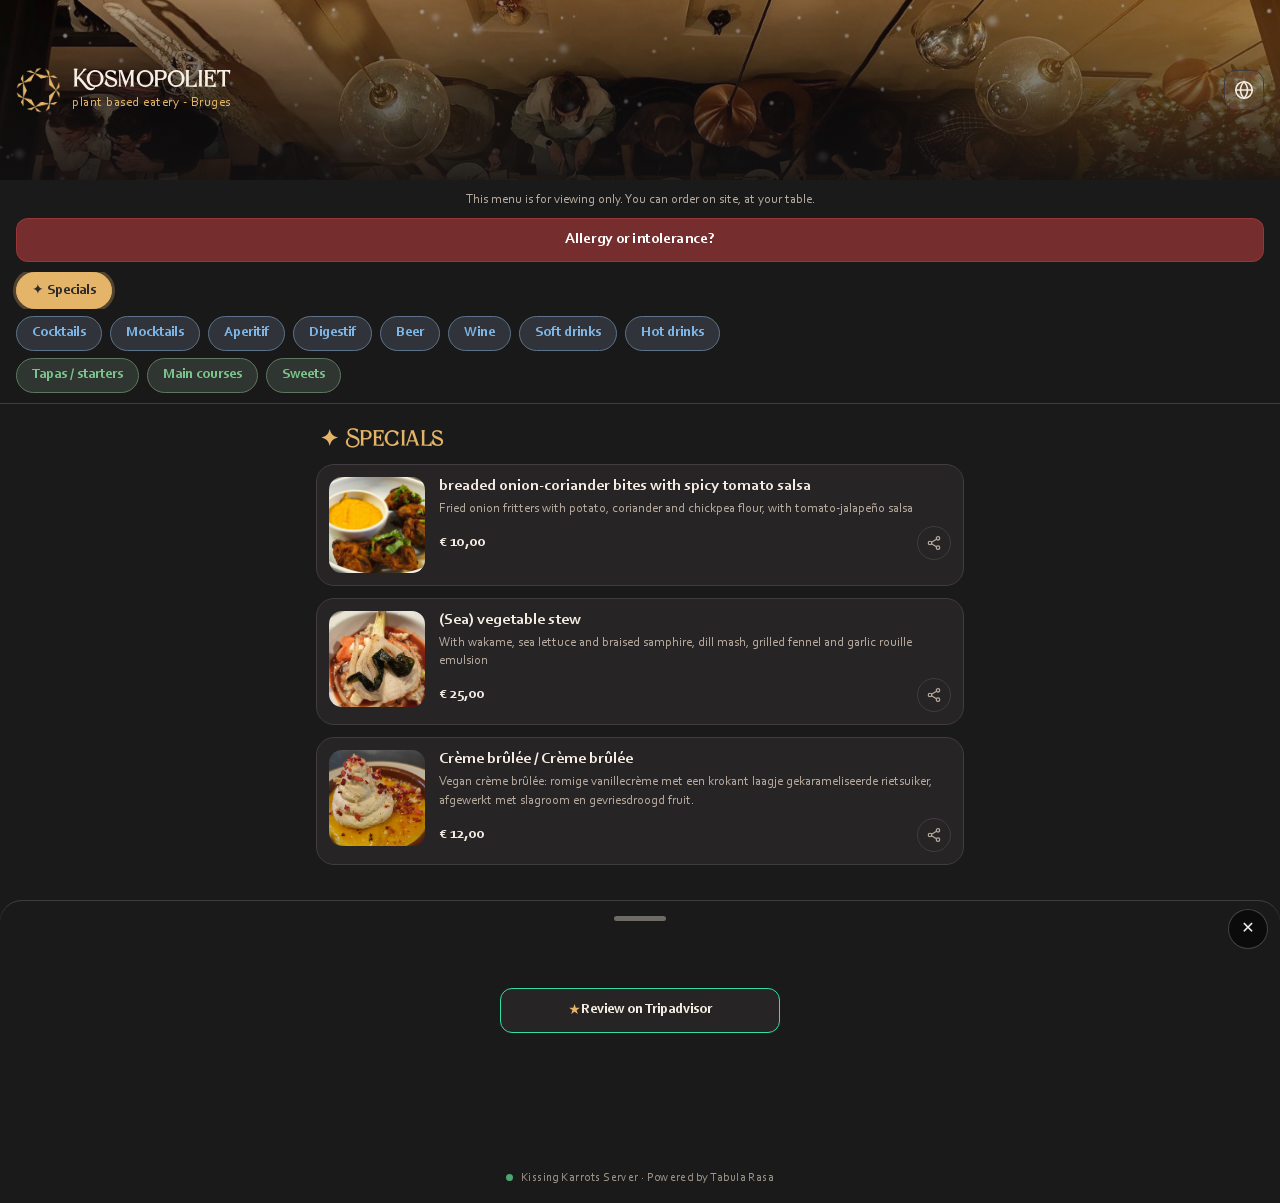
<file: index.html>
<!DOCTYPE html>
<html lang="nl" data-gast="1">
<head>
  <meta charset="UTF-8">
  <meta name="viewport" content="width=device-width, initial-scale=1, viewport-fit=cover, maximum-scale=5">
  <title>Kosmopoliet — Menukaart</title>
  <meta name="theme-color" content="#1b1a1a">
  <meta name="apple-mobile-web-app-capable" content="yes">
  <link rel="icon" type="image/png" href="icons/favicon-64.png">
  <link rel="apple-touch-icon" href="icons/apple-touch-icon.png">
  <link rel="stylesheet" href="menu/menu.css">
</head>
<body>

  <!-- Enkel de kaart, altijd zichtbaar — geen tafelnummer, geen mandje, geen bestelknop.
       Voor online bezoekers van de website: bestellen kan enkel ter plaatse, via het
       echte klantmenu (menu.html) met een geactiveerde tafel. -->
  <section id="menu" class="show wm-readonly">
    <div class="m-hero">
      <div id="m-bg" class="m-bg"></div>
      <div class="m-head">
        <img id="m-logo" class="m-logo" src="assets/img/mark-gold.png" alt="logo">
        <div class="m-title">
          <h1 id="m-name">Kosmopoliet</h1>
          <p id="m-baseline">plant based eetcafé - Brugge</p>
        </div>
        <div class="m-actions">
          <button id="m-lang" class="lang-trigger" data-langfloat="1" aria-label="Taal / Language"><svg viewBox="0 0 24 24" fill="none" stroke="currentColor" stroke-width="1.8" stroke-linecap="round" stroke-linejoin="round"><circle cx="12" cy="12" r="9"/><path d="M3 12h18M12 3c2.5 2.5 3.8 5.7 3.8 9S14.5 18.5 12 21C9.5 18.5 8.2 15.3 8.2 12S9.5 5.5 12 3z"/></svg></button>
        </div>
      </div>
    </div>

    <p class="wm-note">Deze kaart is enkel om in te kijken. Bestellen kan ter plaatse, aan tafel.</p>

    <div id="alg-bar" class="alg-bar"></div>
    <div id="cat-bar" class="cat-bar"></div>
    <div id="items" class="items"></div>
    <div id="reviews" class="reviews"></div>
    <p class="gm-credit"><span class="dot"></span>Kissing Karrots Server · Powered by Tabula Rasa</p>
  </section>

  <!-- sheets -->
  <div id="backdrop" class="sheet-backdrop"></div>

  <div id="allergeen-sheet" class="sheet" role="dialog" aria-modal="true">
    <button class="sheet-x" data-close aria-label="Sluiten">&#10005;</button>
    <div class="grip"></div>
    <div class="sheet-inner"><div id="allergeen-body"></div></div>
  </div>

  <div id="detail-sheet" class="sheet" role="dialog" aria-modal="true">
    <button class="sheet-x" data-close aria-label="Sluiten">&#10005;</button>
    <div class="grip"></div>
    <div class="sheet-inner">
      <div id="detail-body"></div>
      <div id="detail-foot" class="detail-foot"></div>
    </div>
  </div>

  <div id="toast" role="status" aria-live="polite"></div>

  <div id="lang-float" class="lang-float">
    <div class="lf-box">
      <div class="lf-head"><span>Taal / Language</span><button class="lf-close" id="lf-close" aria-label="Sluiten">&#10005;</button></div>
      <div class="lang-switch six"><button data-lang="nl" title="Nederlands"><svg viewBox="0 0 9 6" class="flag"><rect width="9" height="6" fill="#21468B"/><rect width="9" height="4" fill="#fff"/><rect width="9" height="2" fill="#AE1C28"/></svg></button><button data-lang="fr" title="Français"><svg viewBox="0 0 3 2" class="flag"><rect width="3" height="2" fill="#fff"/><rect width="1" height="2" fill="#0055A4"/><rect width="1" height="2" x="2" fill="#EF4135"/></svg></button><button data-lang="de" title="Deutsch"><svg viewBox="0 0 5 3" class="flag"><rect width="5" height="3" fill="#FFCE00"/><rect width="5" height="2" fill="#DD0000"/><rect width="5" height="1" fill="#000"/></svg></button><button data-lang="en" title="English"><svg viewBox="0 0 60 40" class="flag"><rect width="60" height="40" fill="#012169"/><path d="M0,0 L60,40 M60,0 L0,40" stroke="#fff" stroke-width="8"/><path d="M0,0 L60,40" stroke="#C8102E" stroke-width="4"/><path d="M60,0 L0,40" stroke="#C8102E" stroke-width="4"/><rect x="25" width="10" height="40" fill="#fff"/><rect y="15" width="60" height="10" fill="#fff"/><rect x="27" width="6" height="40" fill="#C8102E"/><rect y="17" width="60" height="6" fill="#C8102E"/></svg></button><button data-lang="es" title="Español"><svg viewBox="0 0 6 4" class="flag"><rect width="6" height="4" fill="#AA151B"/><rect width="6" height="2" y="1" fill="#F1BF00"/></svg></button><button data-lang="pt" title="Português"><svg viewBox="0 0 10 7" class="flag"><rect width="10" height="7" fill="#DA291C"/><rect width="4" height="7" fill="#046A38"/><circle cx="4" cy="3.5" r="1.1" fill="#FFE900" stroke="#DA291C" stroke-width="0.3"/></svg></button><button data-lang="ne" title="नेपाली"><svg viewBox="0 0 30 20" class="flag"><polygon points="4,2 24,7 10,10 22,16 4,18" fill="#DC143C" stroke="#003893" stroke-width="1.6" stroke-linejoin="round"/><g fill="#fff"><path d="M8.6 4.4a2.3 2.3 0 1 0 0 3.9 1.8 1.8 0 1 1 0-3.9z"/><circle cx="8.4" cy="12.7" r="1.8"/></g></svg></button></div>
      <div class="lf-gt"><p class="lf-hint">Google Translate &mdash; meer talen (internet):</p><div id="google_translate_element"></div></div>
    </div>
  </div>

  <script src="js/html.js"></script>
  <script src="menu/gast-opslag.js"></script>
  <script src="js/data.js"></script>
  <script src="menu/gast-sync.js"></script>
  <script src="menu/kaart-vertaling-basis.js"></script>
  <script src="menu/kaart-vertaling.js"></script>
  <script src="menu/menu-ui.js"></script>
  <script src="menu/website-menu.js"></script>
  <script src="js/i18n.js"></script>
</body>
</html>
</file>
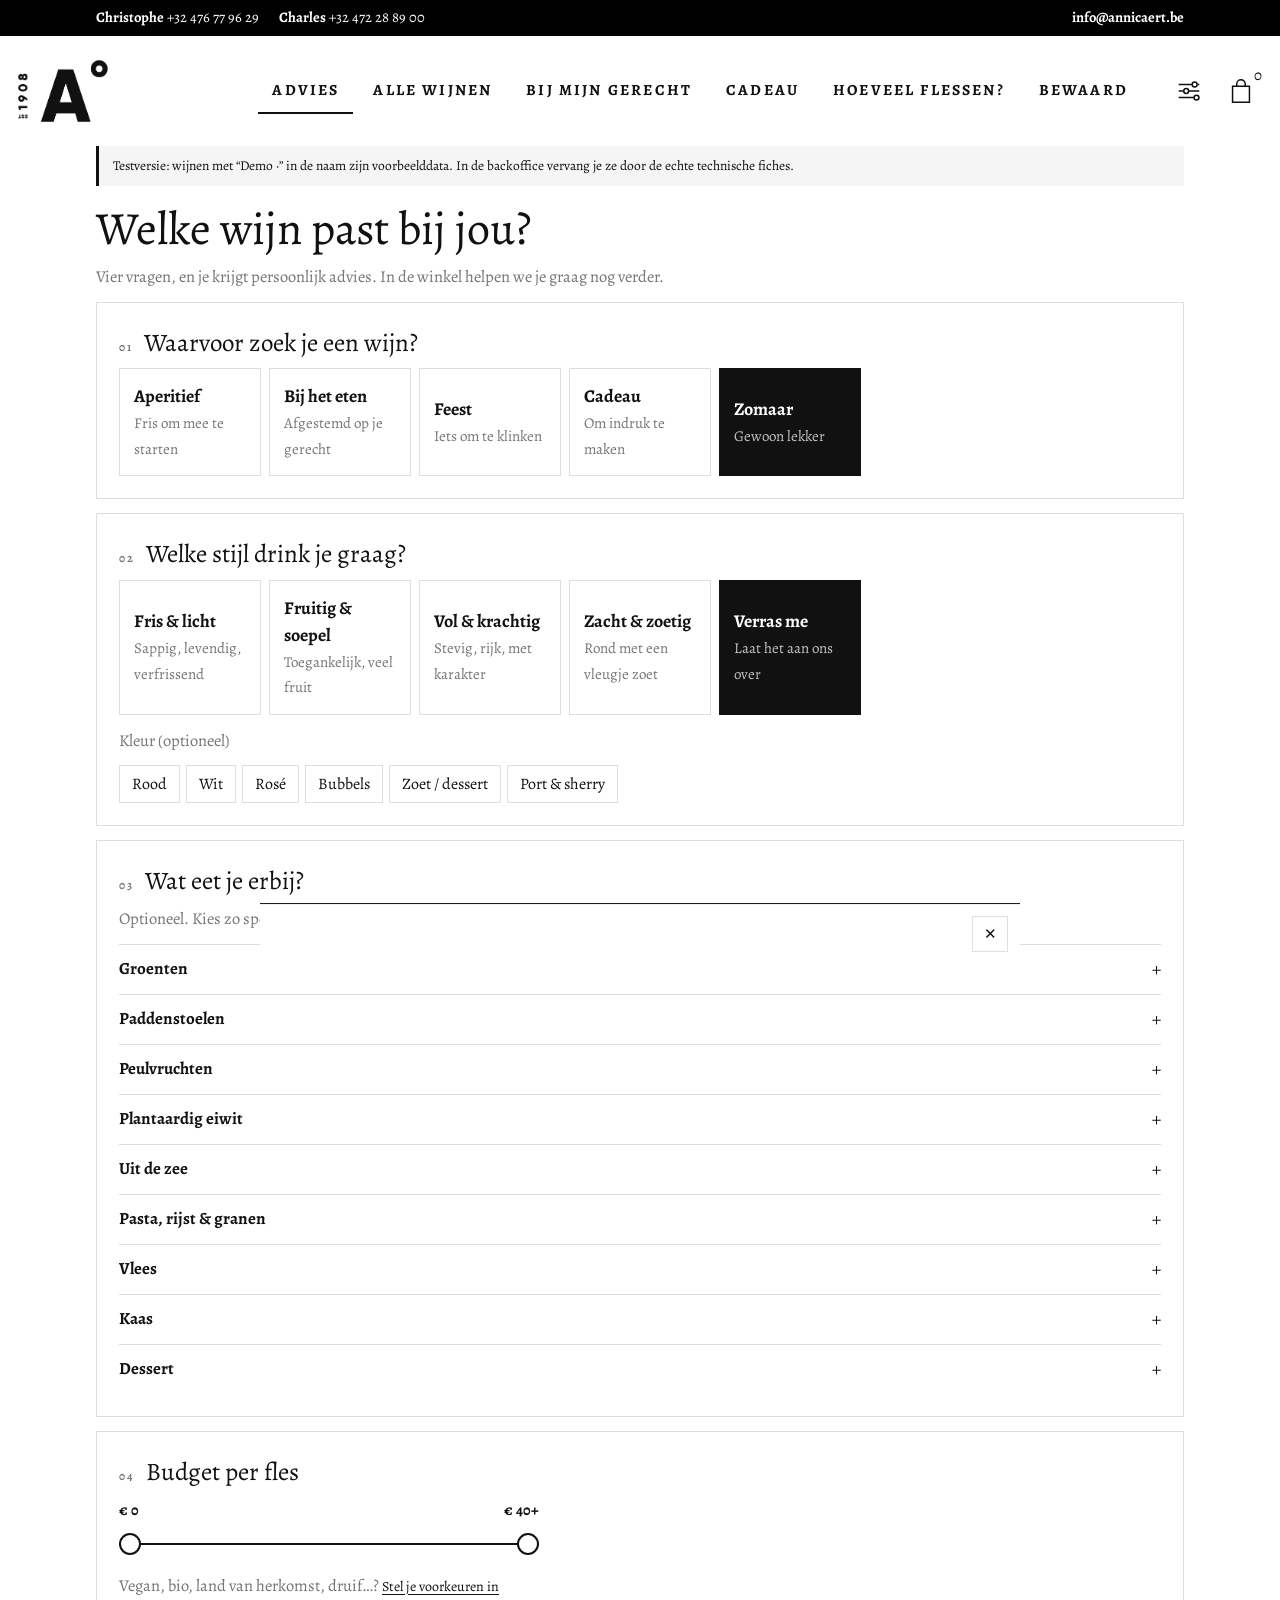
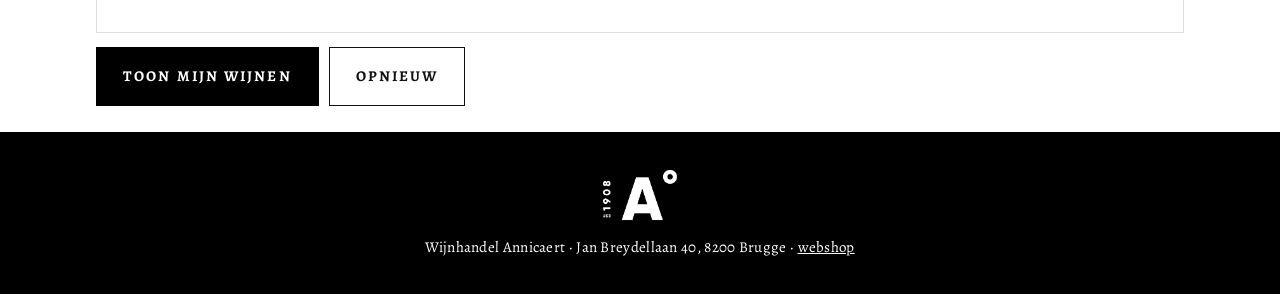
<file: wijnkiezer/index.html>
<!DOCTYPE html>
<html lang="nl">
<head>
  <meta charset="UTF-8">
  <meta name="viewport" content="width=device-width, initial-scale=1, viewport-fit=cover">
  <title>Wijnkiezer</title>
  <meta name="description" content="Vind snel de juiste wijn: op smaak, budget en bij je gerecht.">
  <meta name="theme-color" content="#ffffff">
  <meta name="apple-mobile-web-app-capable" content="yes">
  <link rel="manifest" href="manifest.webmanifest">
  <link rel="icon" href="icon-192.png" type="image/png">
  <link rel="apple-touch-icon" href="icon-192.png">
  <link rel="preconnect" href="https://fonts.googleapis.com">
  <link rel="preconnect" href="https://fonts.gstatic.com" crossorigin>
  <link href="https://fonts.googleapis.com/css2?family=Alegreya:wght@400;500;700&display=swap" rel="stylesheet">
  <link rel="stylesheet" href="style.css">
</head>
<body>
  <div class="topbar" id="topbar" hidden><div class="wrap"><div class="tl" id="tb-l"></div><a id="tb-r" href="#"></a></div></div>
  <header class="top" id="top">
    <div class="wrap hdr">
      <a class="brand" href="./" aria-label="Start">
        <img id="logo" class="logo zw" src="logo.png" alt="Logo">
        <img id="logo-w" class="logo wit" src="logo-wit.png" alt="">
        <h1 id="b-naam">Wijnkiezer</h1><p id="b-base" hidden></p>
      </a>
      <nav class="tabs" role="tablist">
        <button data-v="advies" class="on">Advies</button>
        <button data-v="alle">Alle wijnen</button>
        <button data-v="pairing">Bij mijn gerecht</button>
        <button data-v="cadeau">Cadeau</button>
        <button data-v="hoeveel">Hoeveel flessen?</button>
        <button data-v="bewaard">Bewaard<span id="fav-cnt" class="cnt" hidden>0</span></button>
      </nav>
      <div class="hd-act">
        <button class="hd-btn" id="pre-open" aria-label="Voorkeuren" title="Voorkeuren">
          <svg viewBox="0 0 32 32" fill="none" stroke="currentColor" stroke-width="1.6"><path d="M5 9h14M25 9h2M5 16h5M16 16h11M5 23h16M27 23h0"/><circle cx="22" cy="9" r="2.6"/><circle cx="13" cy="16" r="2.6"/><circle cx="24" cy="23" r="2.6"/></svg>
          <span class="n dot" id="pre-n" hidden>0</span></button>
        <button class="hd-btn" id="cart-open" aria-label="Mijn selectie" title="Mijn selectie">
          <svg viewBox="0 0 32 32" fill="none" stroke="currentColor" stroke-width="1.6"><path d="M7 11h18v17H7z"/><path d="M11.5 11V8.5a4.5 4.5 0 0 1 9 0V11"/></svg>
          <span class="n" id="cart-n">0</span></button>
      </div>
    </div>
  </header>
  <div class="wrap"><div id="prebar" class="prebar" hidden></div></div>

  <main class="wrap">
    <div id="demo-note" class="demo-note" hidden>Testversie: wijnen met “Demo ·” in de naam zijn voorbeelddata. In de backoffice vervang je ze door de echte technische fiches.</div>

    <!-- 1. Advies -->
    <section id="v-advies" class="view on">
      <h2 class="lead">Welke wijn past bij jou?</h2>
      <p class="sub">Vier vragen, en je krijgt persoonlijk advies. In de winkel helpen we je graag nog verder.</p>
      <div class="step"><h2><span class="nr">01</span>Waarvoor zoek je een wijn?</h2><div class="choices" id="w-gel"></div></div>
      <div class="step"><h2><span class="nr">02</span>Welke stijl drink je graag?</h2>
        <div class="choices" id="w-stijl"></div>
        <p class="sub" style="margin-top:14px">Kleur (optioneel)</p><div class="chips" id="w-kleur"></div></div>
      <div class="step"><h2><span class="nr">03</span>Wat eet je erbij?</h2><p class="sub">Optioneel. Kies zo specifiek mogelijk.</p><div id="w-ing"></div></div>
      <div class="step"><h2><span class="nr">04</span>Budget per fles</h2>
        <div id="w-bud"></div>
        <p class="sub" style="margin-top:10px">Vegan, bio, land van herkomst, druif…? <button class="lnk" data-open-pre>Stel je voorkeuren in</button></p></div>
      <div class="row"><button class="cta" id="w-go">Toon mijn wijnen</button><button class="cta alt" id="w-reset">Opnieuw</button></div>
      <div id="w-res" style="margin-top:26px"></div>
    </section>

    <!-- 2. Alle wijnen -->
    <section id="v-alle" class="view">
      <button class="cta alt filter-toggle" id="ft">Filters</button>
      <div class="layout">
        <aside class="filters" id="filters">
          <input class="search" id="f-q" type="search" placeholder="Zoek op naam, druif, regio…">
          <h3>Budget per fles</h3><div id="f-bud"></div>
          <h3>Kleur</h3><div class="chips" id="f-kleur"></div>
          <h3>Smaak</h3><div id="f-smaak"></div>
          <h3>Past bij</h3><div id="f-pair"></div>
          <h3>Sorteren</h3>
          <select id="f-sort" class="search"><option value="match">Beste match</option><option value="prijs">Prijs laag → hoog</option><option value="prijs-">Prijs hoog → laag</option><option value="naam">Naam</option></select>
          <p style="margin-top:14px" class="row"><button class="chip" id="f-reset">Wis filters</button><button class="chip" data-open-pre>Voorkeuren…</button></p>
        </aside>
        <div><p class="count" id="f-count"></p><div class="grid" id="f-list"></div></div>
      </div>
    </section>

    <!-- 3. Food pairing -->
    <section id="v-pairing" class="view">
      <h2 class="lead">Wat staat er op het bord?</h2>
      <p class="sub">Hoe specifieker, hoe preciezer het advies: asperges vragen iets heel anders dan pompoen.</p>
      <div class="step"><h2><span class="nr">01</span>Ingrediënten</h2><div id="p-ing"></div></div>
      <div class="step"><h2><span class="nr">02</span>Bereiding</h2><div class="chips" id="p-ber"></div></div>
      <div class="step"><h2><span class="nr">03</span>Smaken, saus & keuken</h2><div class="chips" id="p-sm"></div><p class="sub" style="margin-top:12px">Keuken</p><div class="chips" id="p-keuken"></div></div>
      <div class="step"><h2><span class="nr">04</span>Hoe krachtig is het gerecht?</h2><div class="inten" id="p-int"></div></div>
      <div id="p-res"></div>
    </section>

    <section id="v-cadeau" class="view"></section>
    <section id="v-hoeveel" class="view"></section>

    <!-- Bewaard -->
    <section id="v-bewaard" class="view">
      <div class="row" style="margin-bottom:14px"><button class="cta alt" id="fav-share">Deel mijn lijstje</button><button class="cta alt" id="fav-cart">Alles in mandje</button><button class="cta alt" onclick="print()">Afdrukken</button></div>
      <div class="grid" id="fav-list"></div>
    </section>

    <!-- Mandje & bestellen -->
    <section id="v-mandje" class="view"></section>
  </main>

  <footer id="foot"></footer>

  <div class="backdrop" id="bd"></div>
  <div class="sheet" id="sheet" role="dialog" aria-modal="true"><button class="x" id="sx" aria-label="Sluiten">✕</button><div id="sheet-body"></div></div>
  <div id="toast" role="status" aria-live="polite"></div>

  <script src="engine.js"></script>
  <script src="tools.js"></script>
  <script src="order.js"></script>
  <script src="app.js"></script>
</body>
</html>
</file>
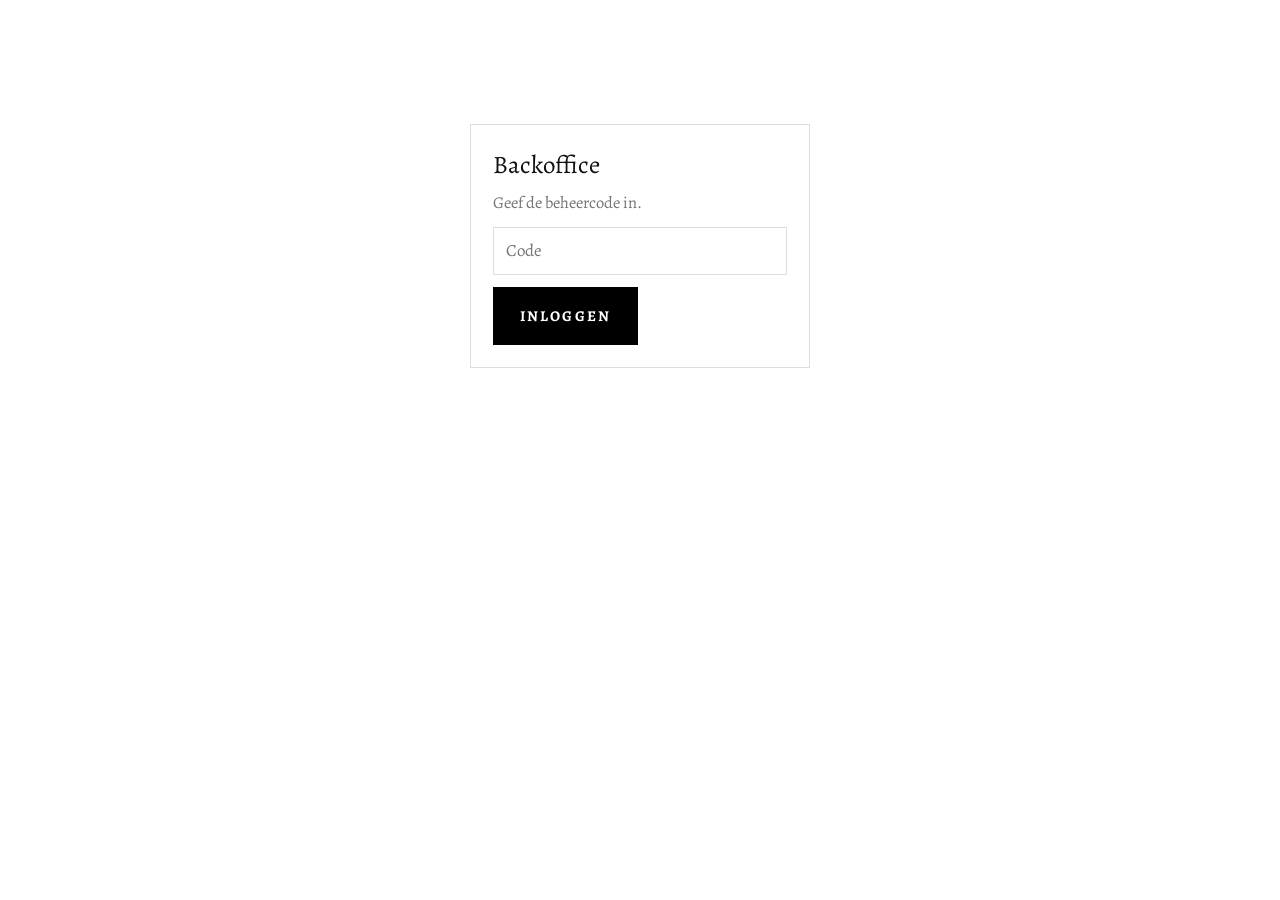
<file: wijnkiezer/beheer.html>
<!DOCTYPE html>
<html lang="nl">
<head>
  <meta charset="UTF-8">
  <meta name="viewport" content="width=device-width, initial-scale=1">
  <title>Wijnkiezer · Beheer</title>
  <meta name="robots" content="noindex">
  <meta name="theme-color" content="#ffffff">
  <link rel="icon" href="icon-192.png" type="image/png">
  <link href="https://fonts.googleapis.com/css2?family=Alegreya:wght@400;500;700&display=swap" rel="stylesheet">
  <link rel="stylesheet" href="style.css">
  <link rel="stylesheet" href="beheer.css">
</head>
<body>
  <div id="gate" class="gate">
    <form id="gate-f" class="step" style="max-width:340px;margin:12vh auto">
      <h2>Backoffice</h2>
      <p class="sub">Geef de beheercode in.</p>
      <input id="gate-pin" class="search" type="password" inputmode="numeric" autocomplete="current-password" placeholder="Code">
      <p id="gate-err" class="sub" style="color:#9b3b3b" hidden>Verkeerde code.</p>
      <button class="cta" style="margin-top:12px">Inloggen</button>
    </form>
  </div>

  <div id="app" hidden>
    <header class="top">
      <div class="wrap">
        <div class="brand"><img class="logo" src="logo.png" alt=""><div class="grow"><h1>Backoffice</h1><p id="b-naam">Wijnkiezer</p></div>
          <a class="hd-btn" href="index.html?voorbeeld" target="_blank">Voorbeeld ↗</a></div>
        <nav class="tabs">
          <button data-v="wijnen" class="on">Wijnen</button>
          <button data-v="import">Import / export</button>
          <button data-v="stijl">Huisstijl</button>
          <button data-v="instellingen">Instellingen</button>
          <button data-v="publiceer">Publiceren <span id="dirty" class="cnt" hidden>!</span></button>
        </nav>
      </div>
    </header>

    <main class="wrap">
      <div id="draft-note" class="demo-note" hidden>Je hebt wijzigingen die nog niet gepubliceerd zijn. Ze staan veilig in deze browser. <button class="chip" id="draft-drop">Wijzigingen verwerpen</button></div>

      <section id="v-wijnen" class="view on">
        <div class="row" style="margin-bottom:12px">
          <input id="q" class="search" style="max-width:320px" type="search" placeholder="Zoek…">
          <select id="qk" class="search" style="max-width:170px"><option value="">Alle kleuren</option></select>
          <button class="cta" id="new">+ Nieuwe wijn</button>
        </div>
        <p class="count" id="cnt"></p>
        <div class="tbl-wrap"><table class="tbl" id="tbl"></table></div>
      </section>

      <section id="v-import" class="view">
        <div class="step">
          <h2>Importeren</h2>
          <p class="sub">CSV (Excel: “Opslaan als CSV”) of JSON. De eerste rij bevat de kolomnamen, zie het sjabloon. Bestaande wijnen worden herkend op <code>id</code> of anders op <code>naam</code> en bijgewerkt.</p>
          <div class="row">
            <input type="file" id="imp-file" accept=".csv,.json,.txt">
            <label class="tog"><input type="radio" name="imp-mode" value="merge" checked> Samenvoegen</label>
            <label class="tog"><input type="radio" name="imp-mode" value="replace"> Alles vervangen</label>
          </div>
          <p class="sub" style="margin-top:10px">Of plak hieronder rijen rechtstreeks uit Excel (tab-gescheiden, met kolomnamen):</p>
          <textarea id="imp-paste" class="search" rows="5" placeholder="naam	kleur	prijs	land	…"></textarea>
          <div class="row" style="margin-top:10px"><button class="cta" id="imp-go">Importeer geplakte rijen</button></div>
          <p id="imp-msg" class="sub" style="margin-top:10px"></p>
        </div>
        <div class="step">
          <h2>Exporteren</h2>
          <div class="row">
            <button class="cta alt" id="exp-tpl">Download CSV-sjabloon</button>
            <button class="cta alt" id="exp-csv">Export CSV</button>
            <button class="cta alt" id="exp-json">Export JSON (database)</button>
          </div>
        </div>
        <div class="step">
          <h2>Opkuisen</h2>
          <div class="row"><button class="cta alt" id="del-demo">Verwijder alle demowijnen</button></div>
        </div>
        <div class="step">
          <h2>Kolommen</h2>
          <p class="sub" id="cols"></p>
        </div>
      </section>

      <section id="v-stijl" class="view">
        <div class="step">
          <h2>Huisstijl & gegevens</h2>
          <p class="sub">Wordt meteen toegepast op de klant-app. Neem de kleurcodes over uit de huisstijlgids of de webshop.</p>
          <div class="form" id="st-form"></div>
        </div>
        <div class="step" id="st-preview">
          <h2>Voorbeeld</h2>
          <div class="pv"><div class="pv-top"><b id="pv-naam"></b><small id="pv-base"></small></div><div class="pv-body"><span class="chip on">Gekozen</span> <span class="chip">Optie</span> <button class="cta" style="margin-left:6px">Knop</button><p class="price" style="margin-top:10px">€ 14,50</p></div></div>
        </div>
      </section>

      <section id="v-instellingen" class="view">
        <div class="step">
          <h2>Instellingen</h2>
          <p class="sub">Leveringsvoorwaarden, voorraad, prijzen, bestellen en welke onderdelen klanten zien. Wijzigingen worden live na <b>Publiceren</b>.</p>
          <div class="form" id="in-form"></div>
        </div>
      </section>

      <section id="v-publiceer" class="view">
        <div class="step">
          <h2>1 · Controleer</h2>
          <p class="sub">Bekijk de klant-app met je wijzigingen voor je ze live zet.</p>
          <a class="cta alt" href="index.html?voorbeeld" target="_blank">Open voorbeeld ↗</a>
        </div>
        <div class="step">
          <h2>2 · Live zetten</h2>
          <p class="sub">De database is het bestand <code>wijnen.json</code>. Publiceer rechtstreeks naar GitHub (de site wordt binnen ± 1 minuut bijgewerkt), of download het bestand en laat het uploaden.</p>
          <div class="form">
            <label>GitHub eigenaar<input id="gh-owner" class="search"></label>
            <label>Repository<input id="gh-repo" class="search"></label>
            <label>Branch<input id="gh-branch" class="search"></label>
            <label>Pad naar bestand<input id="gh-path" class="search"></label>
            <label class="full">Toegangstoken (fine-grained, enkel “Contents: read &amp; write” op deze repository)<input id="gh-token" class="search" type="password" autocomplete="off" placeholder="github_pat_…"></label>
            <label class="tog full"><input type="checkbox" id="gh-remember"> Token onthouden op dit toestel</label>
          </div>
          <div class="row" style="margin-top:12px"><button class="cta" id="gh-go">Publiceer naar GitHub</button><button class="cta alt" id="dl-json">Download wijnen.json</button></div>
          <p id="pub-msg" class="sub" style="margin-top:10px"></p>
        </div>
      </section>
    </main>
  </div>

  <div class="backdrop" id="bd"></div>
  <div class="sheet wide" id="sheet" role="dialog" aria-modal="true"><button class="x" id="sx" aria-label="Sluiten">✕</button><div id="ed"></div></div>
  <div id="toast" role="status" aria-live="polite"></div>

  <script src="engine.js"></script>
  <script src="beheer.js"></script>
</body>
</html>
</file>
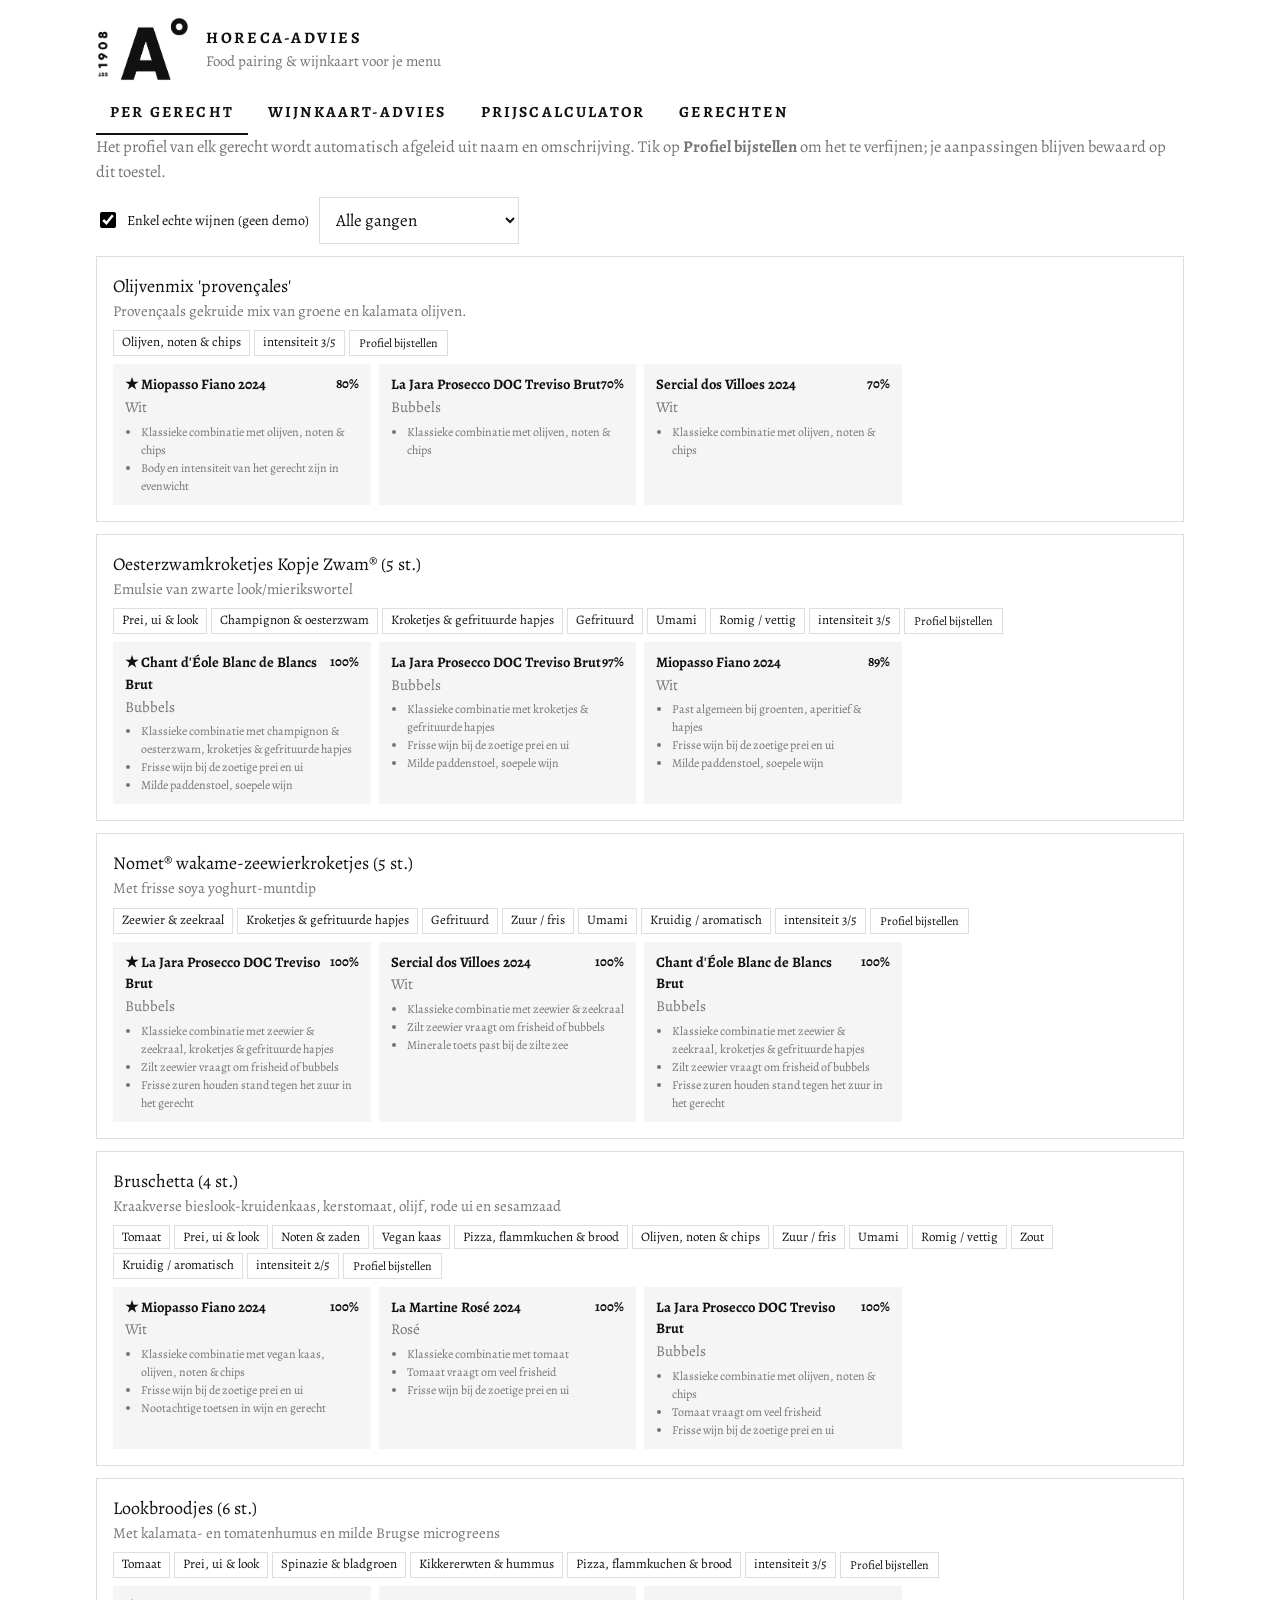
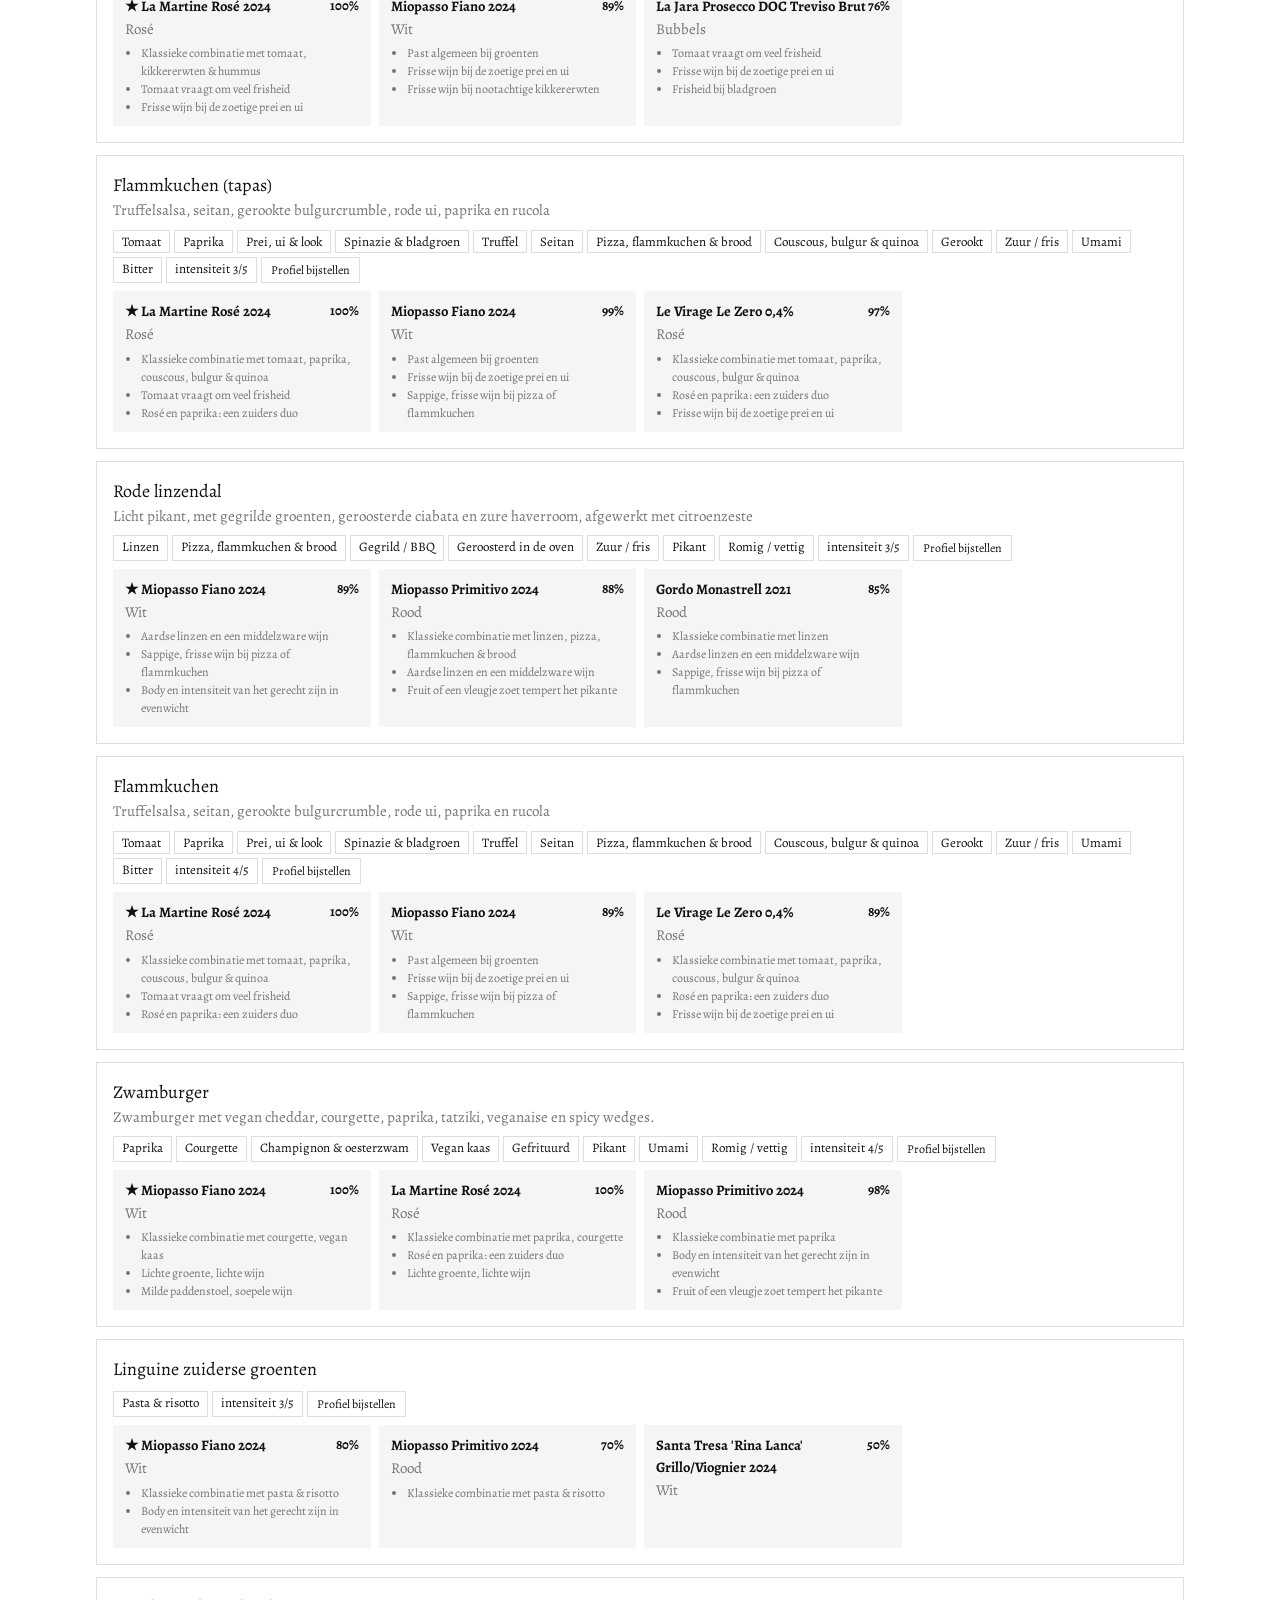
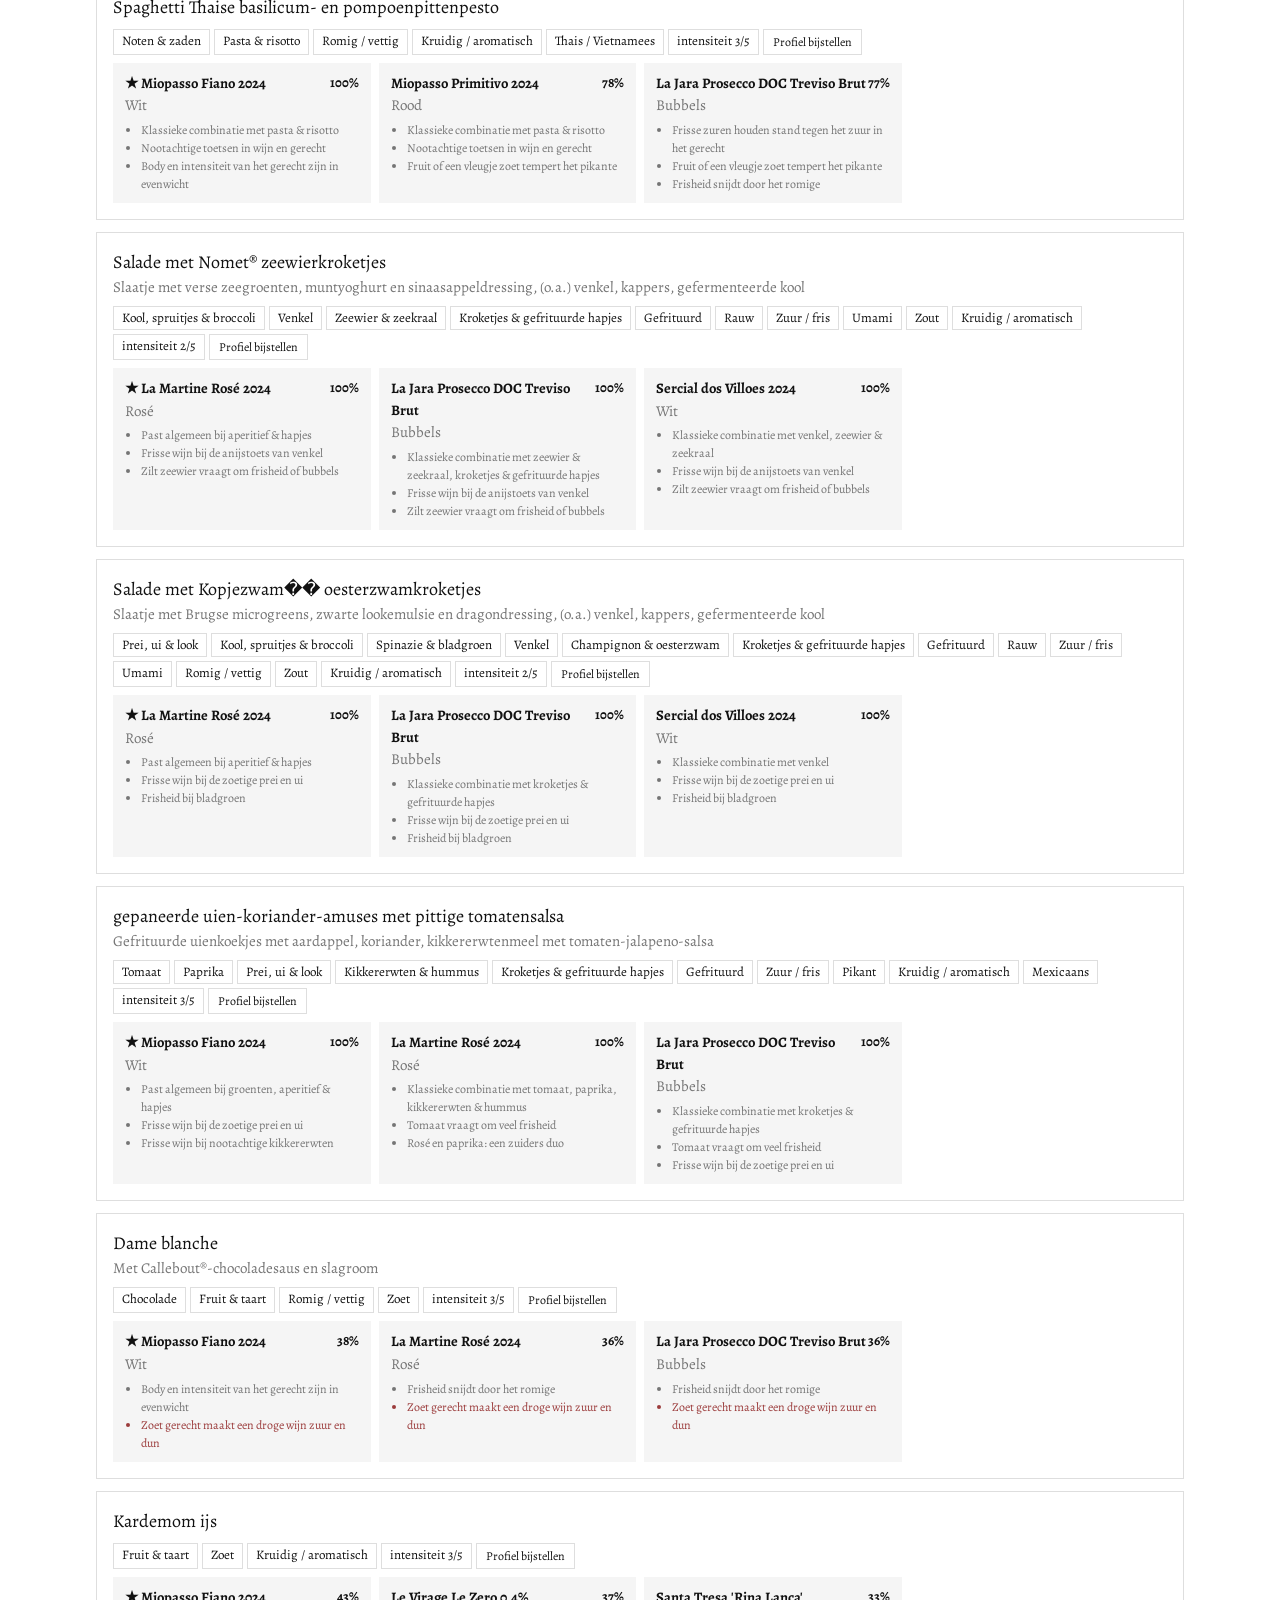
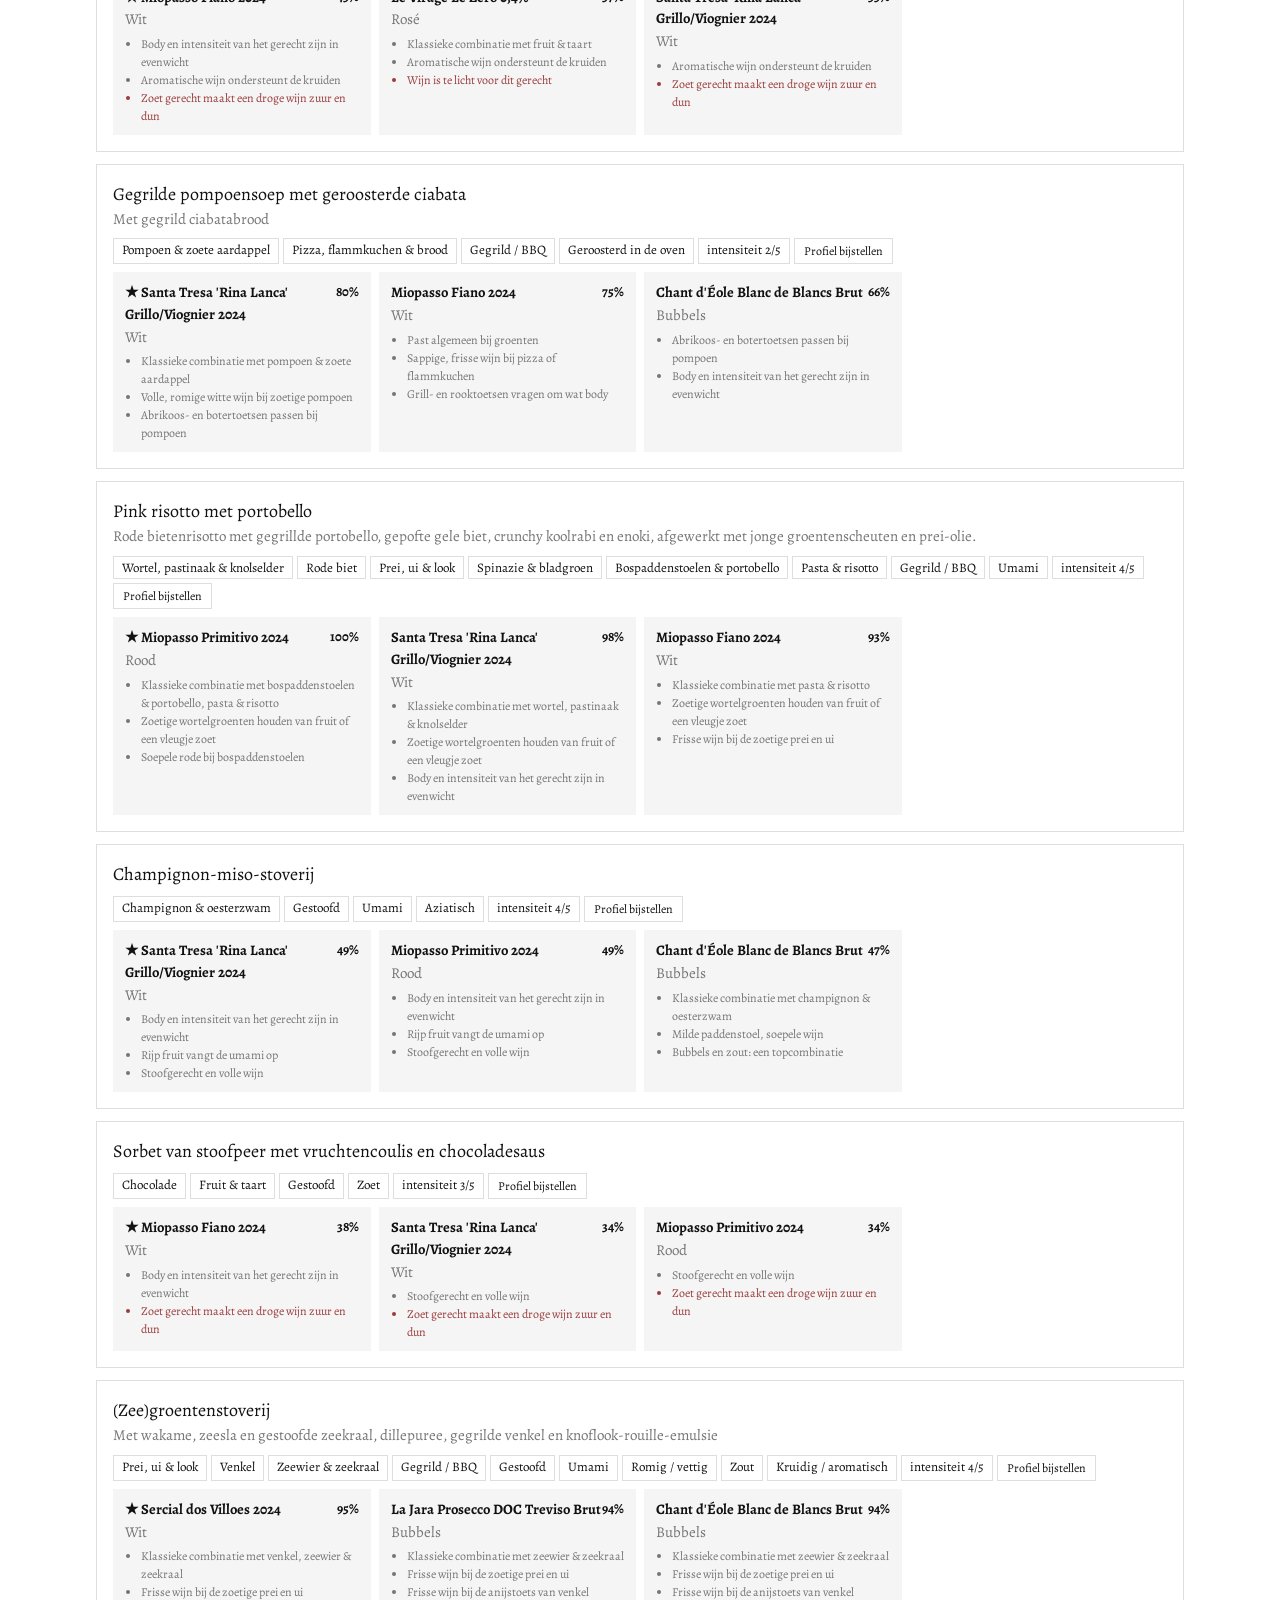
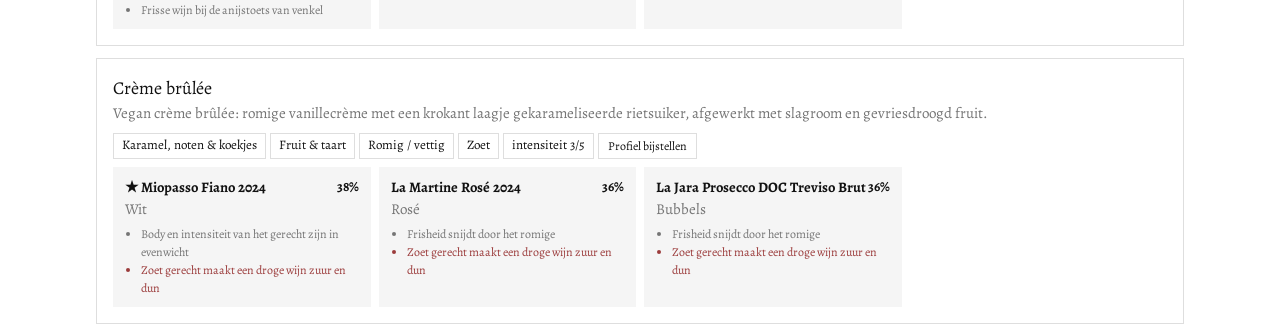
<file: wijnkiezer/horeca.html>
<!DOCTYPE html>
<html lang="nl">
<head>
  <meta charset="UTF-8">
  <meta name="viewport" content="width=device-width, initial-scale=1">
  <title>Wijnkiezer · Horeca-advies</title>
  <meta name="robots" content="noindex">
  <meta name="theme-color" content="#ffffff">
  <link rel="icon" href="icon-192.png" type="image/png">
  <link href="https://fonts.googleapis.com/css2?family=Alegreya:wght@400;500;700&display=swap" rel="stylesheet">
  <link rel="stylesheet" href="style.css">
  <link rel="stylesheet" href="beheer.css">
  <style>
    .dish{background:var(--surface);border:1px solid var(--line);padding:16px;margin-bottom:12px}
    .dish h3{font-size:18px}
    .dish .prof{margin:8px 0;display:flex;flex-wrap:wrap;gap:4px}
    .dish .prof .chip{font-size:12px;padding:3px 9px}
    .sugg{display:grid;grid-template-columns:repeat(auto-fill,minmax(230px,1fr));gap:8px;margin-top:8px}
    .sg{background:var(--soft);padding:10px 12px;font-size:13.5px}
    .sg b{display:block;font-size:14.5px}
    .sg .s{float:right;font-weight:700}
    .sg ul{margin:4px 0 0;padding-left:16px;color:var(--dim);font-size:12px}
    .edit-prof{display:none;margin-top:8px}
    .dish.open .edit-prof{display:block}
    .kpi{display:grid;grid-template-columns:repeat(auto-fill,minmax(160px,1fr));gap:10px;margin-bottom:14px}
    .kpi div{background:var(--surface);border:1px solid var(--line);padding:14px}
    .kpi b{display:block;font-size:26px;font-family:var(--fd);font-weight:800}
    .kpi small{color:var(--dim)}
  </style>
</head>
<body>
  <header class="top">
    <div class="wrap">
      <div class="brand"><img class="logo" src="logo.png" alt=""><div class="grow"><h1>Horeca-advies</h1><p>Food pairing & wijnkaart voor je menu</p></div></div>
      <nav class="tabs">
        <button data-v="menu" class="on">Per gerecht</button>
        <button data-v="kaart">Wijnkaart-advies</button>
        <button data-v="prijs">Prijscalculator</button>
        <button data-v="bron">Gerechten</button>
      </nav>
    </div>
  </header>
  <main class="wrap">
    <section id="v-menu" class="view on">
      <p class="sub">Het profiel van elk gerecht wordt automatisch afgeleid uit naam en omschrijving. Tik op <b>Profiel bijstellen</b> om het te verfijnen; je aanpassingen blijven bewaard op dit toestel.</p>
      <div class="row" style="margin-bottom:12px"><label class="tog"><input type="checkbox" id="only-house" checked> Enkel echte wijnen (geen demo)</label>
        <select id="course" class="search" style="max-width:200px"><option value="">Alle gangen</option></select></div>
      <div id="dishes"></div>
    </section>
    <section id="v-kaart" class="view">
      <div class="kpi" id="kpi"></div>
      <div class="step"><h2>Compacte wijnkaart die je hele menu dekt</h2>
        <p class="sub">Kleinste set wijnen waarbij elk gerecht minstens één goede match (≥ <span id="thr-v">70</span>%) heeft. Minder referenties = minder voorraad en eenvoudiger advies aan tafel.</p>
        <label class="slid" style="max-width:320px;display:block">Minimale match <input type="range" id="thr" min="50" max="90" step="5" value="70"></label>
        <div id="cover"></div></div>
      <div class="step"><h2>Wijnen gerangschikt op inzetbaarheid</h2><div class="tbl-wrap"><table class="tbl" id="rank"></table></div></div>
      <div class="row"><button class="cta alt" id="exp">Export pairing-advies (CSV)</button><button class="cta alt" id="expj">Export voor OS (JSON)</button></div>
    </section>
    <section id="v-prijs" class="view">
      <div class="step">
        <h2>Prijscalculator</h2>
        <p class="sub">Verkoopprijs per fles en per glas uit de horecaprijs (excl. btw) en je gewenste coëfficiënt. Vul de horecaprijs per wijn in via de backoffice (veld “Horecaprijs”).</p>
        <div class="form">
          <label>Coëfficiënt fles<input id="c-fles" class="search" type="number" step="0.1" value="3"></label>
          <label>Glazen per fles<input id="c-glas" class="search" type="number" value="5"></label>
          <label>Extra opslag per glas (%)<input id="c-glasop" class="search" type="number" value="15"></label>
          <label>Btw (%)<input id="c-btw" class="search" type="number" value="21"></label>
          <label>Afronden op (€)<input id="c-rond" class="search" type="number" step="0.5" value="0.5"></label>
        </div>
      </div>
      <div class="tbl-wrap"><table class="tbl" id="calc"></table></div>
    </section>
    <section id="v-bron" class="view">
      <div class="step">
        <h2>Bron van de gerechten</h2>
        <p class="sub">Standaard wordt de live menukaart gelezen (<code>kaart.json</code> van het OS). Je kan ook een andere kaart plakken, één gerecht per regel: <code>naam | omschrijving | gang</code> (gang = tapas, hoofd of dessert).</p>
        <textarea id="paste" class="search" rows="8" placeholder="Pompoenrisotto | salie, geroosterde hazelnoot | hoofd"></textarea>
        <div class="row" style="margin-top:10px"><button class="cta" id="use-paste">Gebruik deze gerechten</button><button class="cta alt" id="use-kaart">Terug naar live menukaart</button><button class="cta alt" id="reset-prof">Profielaanpassingen wissen</button></div>
        <p class="sub" id="src-msg"></p>
      </div>
    </section>
  </main>
  <div id="toast" role="status" aria-live="polite"></div>
  <script src="engine.js"></script>
  <script src="horeca.js"></script>
</body>
</html>
</file>
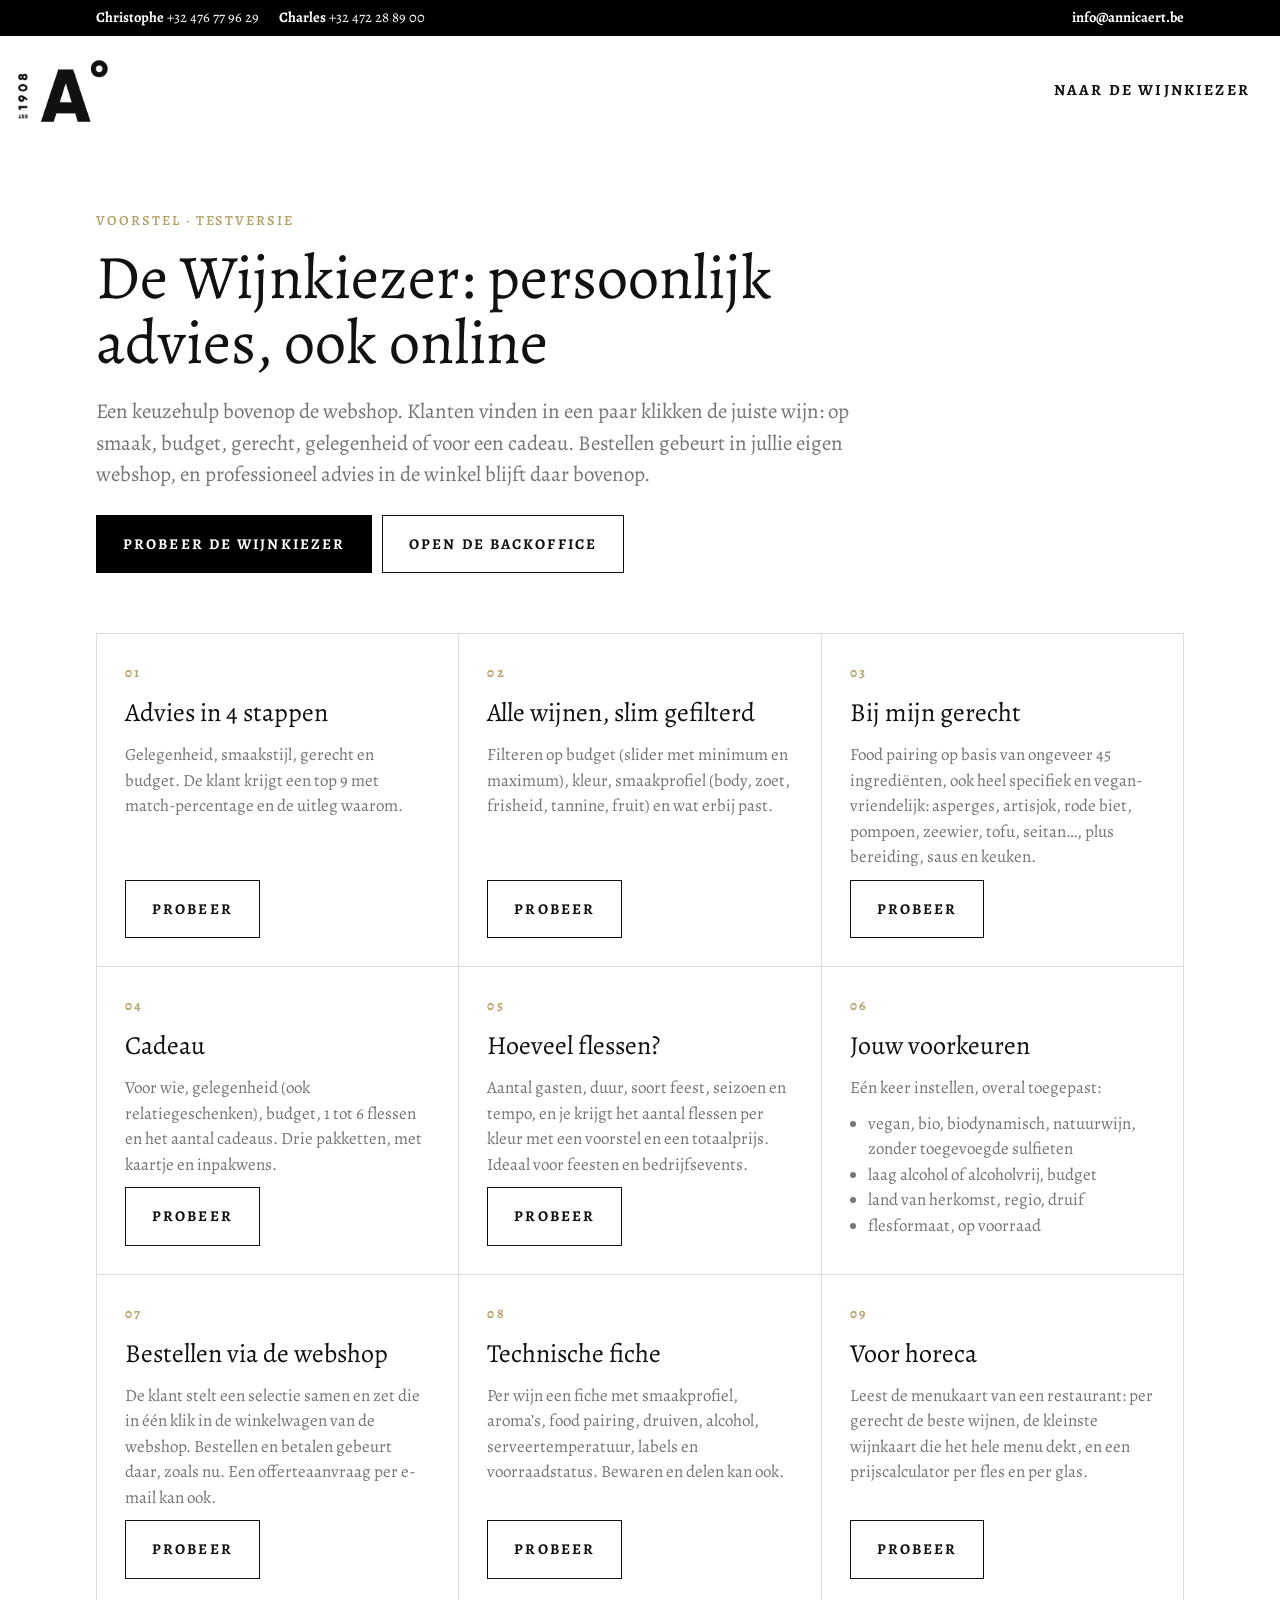
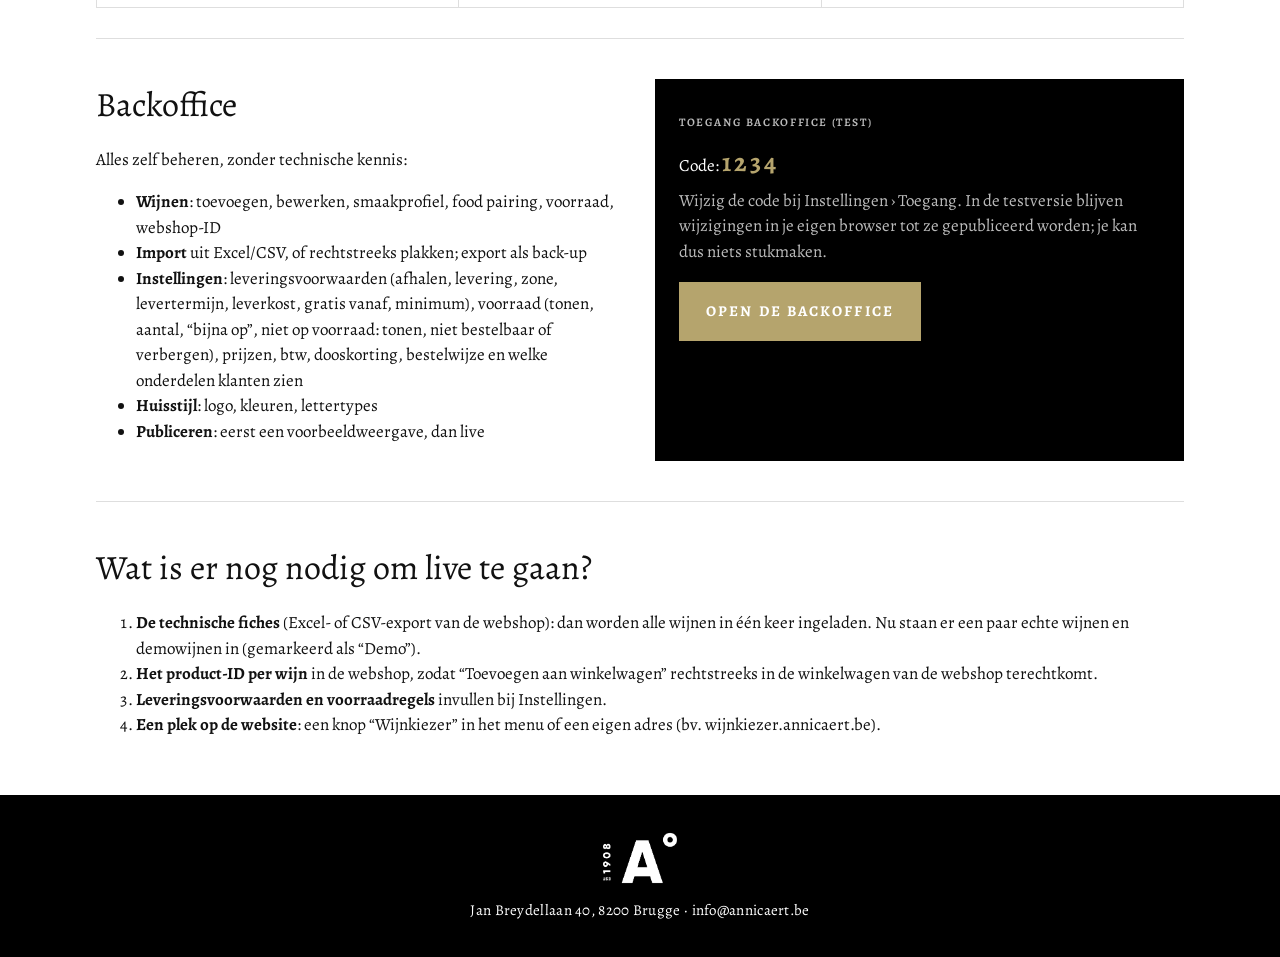
<file: wijnkiezer/over.html>
<!DOCTYPE html>
<html lang="nl">
<head>
  <meta charset="UTF-8">
  <meta name="viewport" content="width=device-width, initial-scale=1">
  <title>Wijnkiezer · Wat kan het?</title>
  <meta name="description" content="Overzicht van de Wijnkiezer: persoonlijk wijnadvies, food pairing, cadeaus, hoeveelheden en bestellen via de webshop.">
  <meta name="theme-color" content="#ffffff">
  <link rel="icon" href="icon-192.png" type="image/png">
  <link href="https://fonts.googleapis.com/css2?family=Alegreya:wght@400;500;700&display=swap" rel="stylesheet">
  <link rel="stylesheet" href="style.css">
  <style>
    .hero{padding:50px 0 30px;max-width:780px}
    .hero h2{font-size:clamp(36px,6vw,62px);line-height:1.05;margin-bottom:16px}
    .hero p{font-size:21px;color:var(--dim)}
    .feat{display:grid;grid-template-columns:repeat(auto-fill,minmax(300px,1fr));gap:1px;background:var(--line);border:1px solid var(--line);margin:30px 0}
    .feat article{background:var(--bg);padding:28px;display:flex;flex-direction:column;gap:10px}
    .feat .nr{font-size:14px;letter-spacing:.16em;color:var(--accent);font-weight:700}
    .feat h3{font-size:26px}
    .feat p{margin:0;color:var(--dim)}
    .feat ul{margin:0;padding-left:18px;color:var(--dim)}
    .feat a.cta{align-self:flex-start;margin-top:auto}
    .sec{padding:40px 0;border-top:1px solid var(--line)}
    .sec h2{font-size:34px;margin-bottom:12px}
    .two{display:grid;grid-template-columns:1fr 1fr;gap:30px}
    .codebox{background:#000;color:#fff;padding:24px}
    .codebox b{color:var(--accent);font-size:26px;letter-spacing:.12em}
    @media (max-width:760px){.two{grid-template-columns:1fr}}
  </style>
</head>
<body>
  <div class="topbar"><div class="wrap"><div class="tl"><span><b>Christophe</b> +32 476 77 96 29</span><span><b>Charles</b> +32 472 28 89 00</span></div><a href="mailto:info@annicaert.be">info@annicaert.be</a></div></div>
  <header class="top" id="top"><div class="wrap hdr">
    <a class="brand" href="index.html"><img class="logo zw" src="logo.png" alt="Logo"><img class="logo wit" src="logo-wit.png" alt=""></a>
    <nav class="tabs"><button onclick="location.href='index.html'">Naar de wijnkiezer</button></nav>
  </div></header>

  <main class="wrap">
    <section class="hero">
      <p class="up" style="color:var(--accent);font-size:14px">Voorstel · testversie</p>
      <h2>De Wijnkiezer: persoonlijk advies, ook online</h2>
      <p>Een keuzehulp bovenop de webshop. Klanten vinden in een paar klikken de juiste wijn: op smaak, budget, gerecht, gelegenheid of voor een cadeau. Bestellen gebeurt in jullie eigen webshop, en professioneel advies in de winkel blijft daar bovenop.</p>
      <div class="row" style="margin-top:24px"><a class="cta" href="index.html">Probeer de Wijnkiezer</a><a class="cta alt" href="beheer.html">Open de backoffice</a></div>
    </section>

    <div class="feat">
      <article><span class="nr">01</span><h3>Advies in 4 stappen</h3><p>Gelegenheid, smaakstijl, gerecht en budget. De klant krijgt een top 9 met match-percentage en de uitleg waarom.</p><a class="cta alt" href="index.html?tab=advies">Probeer</a></article>
      <article><span class="nr">02</span><h3>Alle wijnen, slim gefilterd</h3><p>Filteren op budget (slider met minimum en maximum), kleur, smaakprofiel (body, zoet, frisheid, tannine, fruit) en wat erbij past.</p><a class="cta alt" href="index.html?tab=alle">Probeer</a></article>
      <article><span class="nr">03</span><h3>Bij mijn gerecht</h3><p>Food pairing op basis van ongeveer 45 ingrediënten, ook heel specifiek en vegan-vriendelijk: asperges, artisjok, rode biet, pompoen, zeewier, tofu, seitan…, plus bereiding, saus en keuken.</p><a class="cta alt" href="index.html?tab=pairing">Probeer</a></article>
      <article><span class="nr">04</span><h3>Cadeau</h3><p>Voor wie, gelegenheid (ook relatiegeschenken), budget, 1 tot 6 flessen en het aantal cadeaus. Drie pakketten, met kaartje en inpakwens.</p><a class="cta alt" href="index.html?tab=cadeau">Probeer</a></article>
      <article><span class="nr">05</span><h3>Hoeveel flessen?</h3><p>Aantal gasten, duur, soort feest, seizoen en tempo, en je krijgt het aantal flessen per kleur met een voorstel en een totaalprijs. Ideaal voor feesten en bedrijfsevents.</p><a class="cta alt" href="index.html?tab=hoeveel">Probeer</a></article>
      <article><span class="nr">06</span><h3>Jouw voorkeuren</h3><p>Eén keer instellen, overal toegepast:</p><ul><li>vegan, bio, biodynamisch, natuurwijn, zonder toegevoegde sulfieten</li><li>laag alcohol of alcoholvrij, budget</li><li>land van herkomst, regio, druif</li><li>flesformaat, op voorraad</li></ul></article>
      <article><span class="nr">07</span><h3>Bestellen via de webshop</h3><p>De klant stelt een selectie samen en zet die in één klik in de winkelwagen van de webshop. Bestellen en betalen gebeurt daar, zoals nu. Een offerteaanvraag per e-mail kan ook.</p><a class="cta alt" href="index.html?tab=alle">Probeer</a></article>
      <article><span class="nr">08</span><h3>Technische fiche</h3><p>Per wijn een fiche met smaakprofiel, aroma’s, food pairing, druiven, alcohol, serveertemperatuur, labels en voorraadstatus. Bewaren en delen kan ook.</p><a class="cta alt" href="index.html?tab=alle">Probeer</a></article>
      <article><span class="nr">09</span><h3>Voor horeca</h3><p>Leest de menukaart van een restaurant: per gerecht de beste wijnen, de kleinste wijnkaart die het hele menu dekt, en een prijscalculator per fles en per glas.</p><a class="cta alt" href="horeca.html">Probeer</a></article>
    </div>

    <section class="sec two">
      <div>
        <h2>Backoffice</h2>
        <p>Alles zelf beheren, zonder technische kennis:</p>
        <ul>
          <li><b>Wijnen</b>: toevoegen, bewerken, smaakprofiel, food pairing, voorraad, webshop-ID</li>
          <li><b>Import</b> uit Excel/CSV, of rechtstreeks plakken; export als back-up</li>
          <li><b>Instellingen</b>: leveringsvoorwaarden (afhalen, levering, zone, levertermijn, leverkost, gratis vanaf, minimum), voorraad (tonen, aantal, “bijna op”, niet op voorraad: tonen, niet bestelbaar of verbergen), prijzen, btw, dooskorting, bestelwijze en welke onderdelen klanten zien</li>
          <li><b>Huisstijl</b>: logo, kleuren, lettertypes</li>
          <li><b>Publiceren</b>: eerst een voorbeeldweergave, dan live</li>
        </ul>
      </div>
      <div class="codebox">
        <p class="up" style="color:#bbb">Toegang backoffice (test)</p>
        <p style="margin:6px 0">Code: <b>1234</b></p>
        <p style="color:#bbb;margin:0">Wijzig de code bij Instellingen › Toegang. In de testversie blijven wijzigingen in je eigen browser tot ze gepubliceerd worden; je kan dus niets stukmaken.</p>
        <p style="margin-top:18px"><a class="cta gold" href="beheer.html">Open de backoffice</a></p>
      </div>
    </section>

    <section class="sec">
      <h2>Wat is er nog nodig om live te gaan?</h2>
      <ol>
        <li><b>De technische fiches</b> (Excel- of CSV-export van de webshop): dan worden alle wijnen in één keer ingeladen. Nu staan er een paar echte wijnen en demowijnen in (gemarkeerd als “Demo”).</li>
        <li><b>Het product-ID per wijn</b> in de webshop, zodat “Toevoegen aan winkelwagen” rechtstreeks in de winkelwagen van de webshop terechtkomt.</li>
        <li><b>Leveringsvoorwaarden en voorraadregels</b> invullen bij Instellingen.</li>
        <li><b>Een plek op de website</b>: een knop “Wijnkiezer” in het menu of een eigen adres (bv. wijnkiezer.annicaert.be).</li>
      </ol>
    </section>
  </main>
  <footer><img src="logo-wit.png" alt="">Jan Breydellaan 40, 8200 Brugge · info@annicaert.be</footer>
  <script>window.addEventListener('scroll', function () { document.getElementById('top').classList.toggle('dark', window.scrollY > 60); }, { passive: true });</script>
</body>
</html>
</file>
<file: menu/menu.css>
/* ============================================================
   Kosmopoliet — customer ordering app (menu.html)
   Mobile-first. Shares brand identity with the OS.
   ============================================================ */
@font-face { font-family:"Archane"; src:url("../assets/fonts/Archane-Regular.otf") format("opentype"); font-weight:400; font-display:swap; }
@font-face { font-family:"Corbel"; src:url("../assets/fonts/Corbel.ttf") format("truetype"); font-weight:400; font-display:swap; }
@font-face { font-family:"Corbel"; src:url("../assets/fonts/Corbel-Bold.ttf") format("truetype"); font-weight:700; font-display:swap; }
@font-face { font-family:"Corbel"; src:url("../assets/fonts/Corbel-Light.ttf") format("truetype"); font-weight:300; font-display:swap; }

:root{
  --gold:#E4B569; --mauve:#714D4E; --char:#2C2A2B; --grey:#474040; --sky:#ADD8E6;
  --bg:#1b1a1a; --surface:#262425; --surface-2:#302d2e; --border:#413c3d;
  --text:#f4ece2; --dim:#b9aca0;
  --radius:18px; --ease:cubic-bezier(.2,.7,.2,1);
  --fd:"Archane",Georgia,serif; --fb:"Corbel","Segoe UI",system-ui,sans-serif;
  --maxw:680px;
  --c-special:#E4B569; --c-food:#7CC28B; --c-drink:#7DB6E6;   /* soort categorie: special = goud, eten = groen, drank = blauw */
}
*{box-sizing:border-box;}
html,body{margin:0;height:100%;}
body{
  font-family:var(--fb); background:var(--bg); color:var(--text);
  -webkit-font-smoothing:antialiased; overflow-x:hidden;
}
img{display:block;max-width:100%;}
button{font-family:var(--fb);cursor:pointer;}

/* hide Google Translate top bar / banner clutter */
.goog-te-banner-frame,.skiptranslate{display:none !important;}
body{top:0 !important;}
#goog-gt-tt,.goog-te-balloon-frame{display:none !important;}
.goog-text-highlight{background:none !important;box-shadow:none !important;}

/* ============ WELCOME ============ */
#welcome{ position:relative; min-height:100dvh; display:flex; flex-direction:column;
  align-items:center; justify-content:center; padding:32px 20px; text-align:center; }
#welcome .bg{ position:absolute; inset:0; background-size:cover; background-position:center 45%; }
#welcome .bg::after{ content:""; position:absolute; inset:0;
  background:linear-gradient(180deg, rgba(18,16,17,.55), rgba(18,16,17,.82) 65%, rgba(18,16,17,.94)); }
#welcome .w-inner{ position:relative; z-index:2; width:100%; max-width:420px; }
#welcome .logo{ width:78px; margin:0 auto 14px; }
#welcome .name{ font-family:var(--fd); font-size:clamp(34px,10vw,52px); letter-spacing:.02em; margin:0; color:#f7efe4; text-shadow:0 2px 16px rgba(0,0,0,.5); }
#welcome .baseline{ color:var(--gold); margin:8px 0 0; font-size:16px; letter-spacing:.06em; }

.translate-btn{
  display:inline-flex; align-items:center; gap:9px; margin:22px auto 0;
  padding:11px 20px; border-radius:999px; border:1px solid rgba(255,255,255,.28);
  background:rgba(255,255,255,.10); color:#fff; font-size:14.5px; font-weight:700; backdrop-filter:blur(6px);
  transition:.2s var(--ease);
}
.translate-btn:hover{ border-color:var(--gold); color:var(--gold); }
.translate-btn svg{ width:19px; height:19px; }

.gt-shell{ max-width:420px; margin:14px auto 0; display:none; }
.gt-shell.show{ display:block; }
#google_translate_element{ background:var(--surface); border:1px solid var(--border); border-radius:12px; padding:10px 12px; }
.gt-hint{ font-size:11.5px; color:var(--dim); margin:6px 2px 0; }

.table-form{ margin-top:26px; background:rgba(30,28,29,.72); border:1px solid var(--border);
  border-radius:var(--radius); padding:20px 18px; backdrop-filter:blur(8px); }
.table-form label{ display:block; font-size:13px; color:var(--dim); text-align:left; margin-bottom:8px; letter-spacing:.03em; }
.table-form .req{ color:var(--gold); }
.table-input-row{ display:flex; gap:10px; }
.table-form input{
  flex:1; font-family:var(--fb); font-size:20px; font-weight:700; text-align:center;
  padding:14px; border-radius:12px; border:1px solid var(--border);
  background:var(--surface); color:var(--text); letter-spacing:.05em;
}
.table-form input:focus{ outline:2px solid var(--gold); outline-offset:1px; border-color:var(--gold); }
.btn-primary{
  border:0; border-radius:12px; padding:0 22px; font-size:16px; font-weight:700;
  background:var(--gold); color:var(--char); white-space:nowrap; transition:.15s var(--ease);
}
.btn-primary:hover{ filter:brightness(1.05); }
.btn-primary:disabled{ opacity:.45; cursor:not-allowed; }
.btn-primary svg{ width:20px; height:20px; flex:0 0 auto; }
.table-form .err{ color:#e79; font-size:12.5px; margin:8px 0 0; min-height:1em; text-align:left; }
.disclaimer{ position:relative; z-index:2; max-width:420px; margin:18px auto 0; color:var(--dim);
  font-size:12px; line-height:1.55; letter-spacing:.01em; }

/* ============ MENU ============ */
#menu{ display:none; flex-direction:column; min-height:100dvh; }
#menu.show{ display:flex; }

.m-hero{ position:relative; }
.m-hero .m-bg{ height:150px; background-size:cover; background-position:center 45%; }
.m-hero .m-bg::after{ content:""; position:absolute; inset:0; background:linear-gradient(180deg, rgba(18,16,17,.25), rgba(18,16,17,.9)); }
.m-hero .m-head{ position:absolute; inset:0; z-index:2; display:flex; align-items:center; gap:12px; padding:14px 16px; }
.m-hero .m-logo{ width:44px; flex:0 0 auto; }
.m-hero .m-title{ min-width:0; }
.m-hero .m-title h1{ font-family:var(--fd); font-size:24px; margin:0; line-height:1; color:#f7efe4; letter-spacing:.02em; }
.m-hero .m-title p{ margin:3px 0 0; color:var(--gold); font-size:12.5px; letter-spacing:.04em; white-space:nowrap; overflow:hidden; text-overflow:ellipsis; }
.m-hero .m-actions{ margin-left:auto; display:flex; align-items:center; gap:8px; }
.icon-round{ display:grid; place-items:center; width:40px; height:40px; border-radius:50%;
  background:rgba(0,0,0,.45); border:1px solid rgba(255,255,255,.2); color:#fff; }
.icon-round:hover{ border-color:var(--gold); color:var(--gold); }
.icon-round svg{ width:19px; height:19px; }
.table-badge{ display:inline-flex; align-items:center; gap:6px; height:40px; padding:0 14px; border-radius:999px;
  background:rgba(0,0,0,.45); border:1px solid rgba(255,255,255,.2); color:#fff; font-size:13px; font-weight:700; }
.table-badge b{ color:var(--gold); }

/* website-menu: enkel-inkijken kaart */
.wm-note{ max-width:var(--maxw); margin:12px auto 0; padding:0 16px; color:var(--dim); font-size:13px; text-align:center; }
.wm-item{ cursor:default; }

/* categories */
/* v0.133.0: rijen onder elkaar — bovenaan Specials en Shop, daaronder de dranken, daaronder het eten; elke rij schuift apart */
.cat-bar{ position:sticky; top:0; z-index:20; display:flex; flex-direction:column; gap:7px; padding:10px 0;
  background:color-mix(in srgb, var(--bg) 92%, transparent); backdrop-filter:blur(10px);
  border-bottom:1px solid var(--border); }
.cat-rij{ display:flex; gap:8px; overflow-x:auto; padding:0 16px; scrollbar-width:none; }
.cat-rij::-webkit-scrollbar{ display:none; }
.cat-chip{ white-space:nowrap; flex:none; padding:8px 15px; border-radius:999px; border:1px solid var(--border);
  background:var(--surface); color:var(--dim); font-size:14px; font-weight:700; transition:.15s var(--ease); }
/* kleur per soort: knop met tintje in rust, gevuld als gekozen */
.cat-chip.k-special{ --k:var(--c-special); }
.cat-chip.k-food{ --k:var(--c-food); }
.cat-chip.k-drink{ --k:var(--c-drink); }
.cat-chip.k-special, .cat-chip.k-food, .cat-chip.k-drink{ color:var(--k); border-color:color-mix(in srgb, var(--k) 45%, var(--border));
  background:color-mix(in srgb, var(--k) 11%, var(--surface)); }
.cat-chip.k-special::before{ content:"\2726\00a0"; }
.cat-chip.k-special.active{ box-shadow:0 0 0 3px color-mix(in srgb, var(--c-special) 28%, transparent); }
.cat-chip.active{ background:var(--k, var(--gold)); color:var(--char); border-color:var(--k, var(--gold)); }

/* items */
.items{ max-width:var(--maxw); width:100%; margin:0 auto; padding:16px 16px 120px; }
.cat-title{ font-family:var(--fd); font-size:22px; margin:18px 4px 12px; color:var(--gold); letter-spacing:.02em; }
.cat-title:first-child{ margin-top:6px; }
.cat-title.k-special{ color:var(--c-special); }
.cat-title.k-food{ color:var(--c-food); }
.cat-title.k-drink{ color:var(--c-drink); }
.cat-title.k-special::before{ content:"\2726\00a0"; }
.item{ display:flex; gap:14px; padding:12px; border-radius:var(--radius); background:var(--surface);
  border:1px solid var(--border); margin-bottom:12px; transition:.15s var(--ease); }
.item:active{ transform:scale(.995); }
.item .thumb{ width:84px; height:84px; flex:0 0 auto; border-radius:13px; object-fit:cover; background:var(--surface-2); cursor:pointer; }
.item .info{ flex:1; min-width:0; cursor:pointer; }
.item .info h3{ margin:0; font-size:16px; font-weight:700; }
.item .info p{ margin:4px 0 0; color:var(--dim); font-size:13px; line-height:1.4;
  display:-webkit-box; -webkit-line-clamp:2; -webkit-box-orient:vertical; overflow:hidden; }
.item .foot{ display:flex; align-items:center; justify-content:space-between; gap:8px; margin-top:8px; }
/* delen: klein rond knopje rechts in elk gerecht, groter onderaan het detailscherm */
.deel-btn{ margin-left:auto; flex:0 0 auto; width:34px; height:34px; display:inline-flex; align-items:center; justify-content:center; padding:0;
  border:1px solid var(--border); border-radius:999px; background:transparent; color:var(--dim); transition:.15s var(--ease); }
.deel-btn svg{ width:16px; height:16px; }
.deel-btn:hover,.deel-btn:focus-visible{ color:var(--gold); border-color:var(--gold); outline:none; }
.deel-btn.groot{ width:48px; height:48px; }
.deel-btn.groot svg{ width:20px; height:20px; }
.detail-foot .deel-btn{ margin-left:0; }
.detail-foot .detail-price + .deel-btn:last-child{ margin-left:auto; }
.item .price{ font-weight:700; font-size:15px; color:var(--text); white-space:nowrap; }
.add-btn{ display:inline-flex; align-items:center; gap:6px; border:1px solid var(--gold); background:transparent;
  color:var(--gold); font-weight:700; font-size:13.5px; padding:7px 13px; border-radius:999px; }
.add-btn:hover{ background:var(--gold); color:var(--char); }
.add-btn svg{ width:15px; height:15px; }
.in-basket{ background:var(--gold); color:var(--char); }

/* ============ FLOATING BASKET ============ */
.basket-fab{ position:fixed; left:50%; bottom:20px; transform:translateX(-50%); z-index:40;
  display:inline-flex; align-items:center; gap:10px; padding:14px 22px; border-radius:999px;
  background:var(--gold); color:var(--char); border:0; font-weight:700; font-size:15px;
  box-shadow:0 12px 30px rgba(0,0,0,.4); transition:.2s var(--ease); }
.basket-fab:hover{ filter:brightness(1.05); }
.basket-fab[hidden]{ display:none; }
.basket-fab svg{ width:20px; height:20px; }
.basket-fab .count{ background:var(--char); color:var(--gold); border-radius:999px; min-width:22px; height:22px;
  display:grid; place-items:center; font-size:12.5px; padding:0 6px; }

/* ============ SHEETS / MODALS ============ */
.sheet-backdrop{ position:fixed; inset:0; z-index:60; background:rgba(0,0,0,.55);
  opacity:0; pointer-events:none; transition:.25s var(--ease); }
.sheet-backdrop.show{ opacity:1; pointer-events:auto; }
.sheet{ position:fixed; left:0; right:0; bottom:0; z-index:61; max-height:92dvh; display:flex; flex-direction:column; overflow:hidden;
  background:var(--bg); border-top-left-radius:22px; border-top-right-radius:22px; border-top:1px solid var(--border);
  transform:translateY(100%); transition:.3s var(--ease); }
.sheet.show{ transform:translateY(0); }
/* streepje bovenaan = ruime sleepzone (blijft staan); de inhoud scrolt eronder */
.sheet .grip{ flex:0 0 auto; height:34px; display:flex; align-items:center; justify-content:center; cursor:grab; touch-action:none; }
.sheet .grip::before{ content:""; width:52px; height:5px; border-radius:5px; background:color-mix(in srgb, var(--text) 38%, transparent); }
.sheet-inner{ flex:1 1 auto; min-height:0; width:100%; max-width:var(--maxw); margin:0 auto; padding:4px 18px 28px; overflow-y:auto; overscroll-behavior:contain; -webkit-overflow-scrolling:touch; }
.sheet-x{ position:absolute; top:8px; right:12px; z-index:3; width:40px; height:40px; border-radius:50%; display:grid; place-items:center;
  border:1px solid rgba(255,255,255,.22); background:rgba(0,0,0,.55); color:var(--text); font-size:16px; line-height:1; backdrop-filter:blur(6px); }
.sheet-x:hover{ border-color:var(--gold); color:var(--gold); }

/* item detail */
.detail-img{ width:100%; height:auto; aspect-ratio:16/10; object-fit:cover; border-radius:16px; background:var(--surface-2); }
.detail-name{ font-family:var(--fd); font-size:26px; margin:16px 0 6px; letter-spacing:.02em; }
.detail-long{ color:var(--text); font-size:15px; line-height:1.6; margin:0 0 14px; }
.detail-extra{ color:var(--dim); font-size:13.5px; line-height:1.55; background:var(--surface); border:1px solid var(--border);
  border-radius:12px; padding:12px 14px; margin:0 0 14px; }
.block-title{ font-size:12px; letter-spacing:.12em; text-transform:uppercase; color:var(--dim); margin:0 0 8px; }
.allergens{ display:flex; flex-wrap:wrap; gap:8px; margin:0 0 18px; }
.allergen{ font-size:12.5px; padding:6px 11px; border-radius:999px; background:var(--surface-2);
  border:1px solid var(--border); color:var(--text); }
.allergen.none{ color:var(--dim); }
.detail-foot{ position:sticky; bottom:0; display:flex; align-items:center; gap:14px; padding:14px 0 2px;
  background:linear-gradient(180deg, transparent, var(--bg) 30%); }
.detail-price{ font-size:20px; font-weight:700; white-space:nowrap; }
@media (max-width:420px){ .detail-foot{ gap:10px; } .detail-foot .deel-btn.groot{ width:42px; height:42px; } }
.qty{ display:inline-flex; align-items:center; gap:0; border:1px solid var(--border); border-radius:999px; overflow:hidden; }
.qty button{ width:40px; height:42px; border:0; background:var(--surface); color:var(--text); font-size:20px; }
.qty button:hover{ background:var(--surface-2); color:var(--gold); }
.qty .n{ min-width:34px; text-align:center; font-weight:700; font-size:16px; }
.detail-foot .btn-primary{ flex:1; height:48px; display:inline-flex; align-items:center; justify-content:center; gap:8px; }

/* basket sheet */
.basket-head{ display:flex; align-items:baseline; justify-content:space-between; margin:6px 0 4px; }
.basket-head h2{ font-family:var(--fd); font-size:26px; margin:0; letter-spacing:.02em; }
.basket-head .t{ color:var(--dim); font-size:13.5px; }
.sync-note{ display:flex; align-items:center; gap:8px; color:var(--dim); font-size:12.5px; margin:0 0 14px; }
.sync-note .dot{ width:8px; height:8px; border-radius:50%; background:#57c07f; }
.basket-line{ display:flex; align-items:center; gap:12px; padding:12px 0; border-bottom:1px solid var(--border); }
.basket-line img{ width:52px; height:52px; border-radius:11px; object-fit:cover; flex:0 0 auto; }
.basket-line .bl-name{ flex:1; min-width:0; }
.basket-line .bl-name h4{ margin:0; font-size:15px; font-weight:700; }
.basket-line .bl-name small{ color:var(--dim); font-size:12px; }
.basket-empty{ text-align:center; color:var(--dim); padding:40px 10px; }
.basket-actions{ position:sticky; bottom:0; padding:16px 0 4px; background:linear-gradient(180deg, transparent, var(--bg) 30%); display:flex; gap:12px; }
.btn-ghost{ border:1px solid var(--border); background:transparent; color:var(--dim); border-radius:12px; padding:0 18px; height:50px; font-weight:700; }
.btn-ghost:hover{ border-color:#e79; color:#e79; }
.basket-actions .btn-primary{ flex:1; height:50px; display:inline-flex; align-items:center; justify-content:center; gap:8px; font-size:16px; }

/* toast */
#toast{ position:fixed; left:50%; bottom:90px; transform:translate(-50%,20px); z-index:80;
  background:var(--char); color:#f4ece2; border:1px solid var(--gold); padding:11px 18px; border-radius:999px;
  font-size:13.5px; opacity:0; pointer-events:none; transition:.25s var(--ease); box-shadow:0 10px 24px rgba(0,0,0,.4); }
#toast.show{ opacity:1; transform:translate(-50%,0); }

@media (min-width:560px){
  .m-hero .m-bg{ height:180px; }
  .item .thumb{ width:96px; height:96px; }
}
/* drink suggestions in item detail */
.suggs{ display:flex; flex-direction:column; gap:10px; margin:0 0 18px; }
.sugg{ display:flex; align-items:center; gap:12px; width:100%; text-align:left; padding:10px; border-radius:12px; background:var(--surface); border:1px solid var(--border); color:var(--text); }
.sugg:hover{ border-color:var(--gold); }
.sugg img{ width:48px; height:48px; border-radius:10px; object-fit:cover; flex:0 0 auto; }
.sugg-main{ flex:1; min-width:0; display:flex; flex-direction:column; }
.sugg-main b{ font-size:14.5px; }
.sugg-main small{ color:var(--dim); font-size:12.5px; }
.sugg-add{ display:grid; place-items:center; width:34px; height:34px; border-radius:50%; background:color-mix(in srgb, var(--gold) 18%, transparent); color:var(--gold); flex:0 0 auto; }
.sugg-add svg{ width:16px; height:16px; }

/* per-dish customer note in the shared basket (max 20 chars) */
.basket-line{ align-items:flex-start; }
.basket-line .bl-name small{ display:block; margin-bottom:6px; }
.basket-line .bl-note{ width:100%; font-family:inherit; font-size:12.5px; color:var(--text,#f4ece2); background:rgba(255,255,255,.05); border:1px solid var(--border); border-radius:8px; padding:7px 9px; }
.basket-line .bl-note::placeholder{ color:var(--dim); opacity:.8; }
.basket-line .bl-note:focus{ outline:2px solid var(--gold,#E4B569); outline-offset:1px; border-color:var(--gold,#E4B569); }

/* taalschakelaar met vlaggen (klantmenu) */
.lang-switch{ display:inline-flex; gap:6px; background:rgba(255,255,255,.08); border:1px solid var(--border); border-radius:999px; padding:5px; }
.lang-switch.welcome{ margin:8px auto 4px; }
.lang-switch button{ border:0; background:transparent; padding:3px; border-radius:6px; cursor:pointer; display:inline-grid; place-items:center; }
.lang-switch .flag{ width:30px; height:20px; border-radius:3px; display:block; box-shadow:0 0 0 1px rgba(255,255,255,.3); }
.lang-switch.small .flag{ width:24px; height:16px; }
.lang-switch button.on .flag{ box-shadow:0 0 0 2px var(--gold); }
.gt-hidden{ display:none !important; }
.goog-te-banner-frame, .goog-te-gadget-icon, .goog-tooltip, .goog-te-balloon-frame{ display:none !important; }
body{ top:0 !important; }

/* ===== v0.27: 6 talen (vlaggen) + Google Translate + gestapelde tafelkeuze ===== */
.lang-block{ margin:16px auto 4px; text-align:center; }
.lang-lbl{ display:block; font-size:11px; letter-spacing:.12em; text-transform:uppercase; color:var(--dim); margin-bottom:8px; }
.lang-switch.six{ display:inline-flex; flex-wrap:wrap; justify-content:center; gap:8px; background:rgba(255,255,255,.08); border:1px solid var(--border); border-radius:14px; padding:8px 10px; }
.lang-switch.six .flag{ width:34px; height:23px; }
.gt-btn{ display:inline-flex; align-items:center; gap:8px; margin-top:12px; border:1px solid var(--border); background:var(--surface-2); color:var(--text); font-family:var(--fb); font-size:13.5px; font-weight:700; padding:9px 16px; border-radius:999px; cursor:pointer; }
.gt-btn svg{ width:18px; height:18px; }
.gt-btn:hover{ border-color:var(--gold); color:var(--gold); }
.lang-trigger{ display:inline-grid; place-items:center; width:40px; height:40px; border-radius:12px; background:rgba(255,255,255,.1); border:1px solid var(--border); color:var(--text); cursor:pointer; }
.lang-trigger svg{ width:22px; height:22px; }
.lang-trigger:hover{ border-color:var(--gold); color:var(--gold); }
/* gestapelde tafelkeuze: knop onder het veld */
.table-input{ width:100%; }
.btn-primary.full{ width:100%; margin-top:10px; }
.pin-row{ margin-top:12px; }
/* taalpaneel (float) */
.lang-float{ position:fixed; inset:0; z-index:120; display:none; align-items:center; justify-content:center; padding:18px; background:rgba(0,0,0,.6); }
.lang-float.show{ display:flex; }
.lf-box{ width:100%; max-width:360px; background:var(--surface); border:1px solid var(--border); border-radius:20px; padding:18px; box-shadow:0 20px 50px rgba(0,0,0,.5); text-align:center; }
.lf-head{ display:flex; align-items:center; justify-content:space-between; margin-bottom:14px; }
.lf-head span{ font-size:16px; font-weight:700; color:var(--gold); letter-spacing:.04em; }
.lf-close{ border:0; background:transparent; color:var(--dim); font-size:18px; cursor:pointer; line-height:1; }
.lf-gt{ margin-top:14px; border-top:1px solid var(--border); padding-top:12px; }
.lf-hint{ font-size:12px; color:var(--dim); margin:0 0 8px; }

/* v0.32: bestelgeschiedenis (tik tafelnummer) */
button.table-badge{ cursor:pointer; font-family:inherit; }
.hist-total{ display:flex; align-items:center; justify-content:space-between; margin-top:14px; padding-top:12px; border-top:2px solid var(--border); font-size:16px; }
.hist-total b{ color:var(--gold); font-size:19px; }

/* Promotieprijs (korting) in het klantmenu */
.price.promo, .detail-price.promo { display: inline-flex; align-items: baseline; gap: 6px; flex-wrap: wrap; }
.price.promo s, .detail-price.promo s { color: #9a8f80; font-weight: 400; }
.promo-badge { background: #d64b4b; color: #fff; font-size: 11px; font-weight: 700; padding: 1px 6px; border-radius: 6px; letter-spacing: .02em; }
.promo-until { color: #9a8f80; font-size: 11px; font-weight: 400; white-space: nowrap; }
.suggs .sugg small s { color: #9a8f80; }

/* Allergie of intolerantie? (menu-ui.js) */
.alg-bar{ padding:10px 16px 0; }
/* v0.133.2: gedempt rood op 60%, witte vette tekst, altijd gecentreerd */
.alg-gast-knop{ width:100%; display:block; text-align:center; font:inherit; font-size:15px; font-weight:700; letter-spacing:.01em; color:#fff; background:rgba(178,59,59,.6); border:1px solid rgba(178,59,59,.6); border-radius:12px; padding:12px 14px; cursor:pointer; }
.alg-gast-knop:hover, .alg-gast-knop:focus-visible{ background:rgba(178,59,59,.75); border-color:rgba(178,59,59,.75); }
.alg-gast-knop:focus-visible{ outline:3px solid rgba(178,59,59,.4); outline-offset:2px; }
.alg-gast-knop.on{ font-weight:600; }
.alg-gast-knop u{ color:#fff; margin-left:6px; font-weight:700; }
.alg-gast-uitleg{ font-size:13px; color:var(--dim); margin:0 0 14px; line-height:1.45; }
.alg-gast-kop{ margin:16px 0 8px; }
.alg-gast-kop.alg-gast-ok{ color:#7bc48f; }
.alg-gast-kop.alg-gast-nee{ color:#e58a8a; }
.alg-gast-kop.alg-gast-vraag{ color:var(--gold); }
.alg-gast-spoor{ font-size:12.5px; color:var(--dim); margin-top:6px; line-height:1.5; }
.alg-gast-spoor .allergen{ padding:2px 8px; font-size:11.5px; }
.alg-gast-detail{ margin:0 0 18px; }
.alg-gast-detail + .allergens{ margin-top:-8px; }
.alg-gast-chips{ display:flex; flex-wrap:wrap; gap:8px; margin:0 0 18px; }
.alg-gast-chip{ font:inherit; font-size:14px; color:var(--text); background:var(--surface-2); border:1px solid var(--border); border-radius:999px; padding:9px 14px; cursor:pointer; }
.alg-gast-chip.on, .alg-gast-soort button.on{ background:var(--gold); color:var(--char); border-color:var(--gold); }
.alg-gast-soort{ display:grid; grid-template-columns:1fr 1fr; gap:8px; margin:0 0 16px; }
.alg-gast-soort button{ font:inherit; text-align:left; color:var(--text); background:var(--surface-2); border:1px solid var(--border); border-radius:12px; padding:11px 12px; cursor:pointer; }
.alg-gast-soort b{ display:block; font-size:14.5px; }
.alg-gast-soort small{ display:block; font-size:12px; line-height:1.35; margin-top:3px; opacity:.85; }
.alg-gast-vink{ display:flex; align-items:flex-start; gap:10px; font-size:14px; margin:0 0 12px; cursor:pointer; }
.alg-gast-vink input{ width:20px; height:20px; flex:none; margin:0; accent-color:var(--gold); }
.alg-gast-sub{ background:var(--surface-2); border:1px solid var(--border); border-radius:12px; padding:10px 12px; margin:-6px 0 14px; }
.alg-gast-sub small{ color:var(--dim); font-size:12px; }
.alg-gast-sub .alg-gast-chips{ margin:8px 0 0; }
.alg-gast-chip.klein{ font-size:13px; padding:7px 11px; background:var(--surface); }
.alg-gast-chip.klein.on{ background:var(--gold); }
/* Herkomst van de kaart (v0.105.0): klein, onderaan, niet storend. */
.gm-credit{ display:flex; align-items:center; justify-content:center; gap:8px; margin:28px 0 18px; font-size:11.5px; letter-spacing:.04em; color:var(--dim); opacity:.85; }
.gm-credit .dot{ width:7px; height:7px; border-radius:50%; background:#57c07f; flex:none; }

/* Review schrijven op Google of Tripadvisor, onderaan elke kaartpagina (menu-ui.js reviews()) */
.items:has(+ .reviews){ padding-bottom:12px; }
.reviews{ max-width:var(--maxw); margin:0 auto; padding:8px 16px 110px; text-align:center; }
.reviews:empty{ display:none; }
.reviews-titel{ margin:6px 0 12px; color:var(--text); font-size:15px; font-weight:700; }
.reviews-knoppen{ display:flex; flex-wrap:wrap; gap:10px; justify-content:center; }
.review-knop{ flex:1 1 180px; max-width:280px; display:inline-flex; align-items:center; justify-content:center; padding:12px 16px; border-radius:12px; font-weight:700; font-size:14px; text-decoration:none; border:1px solid var(--border); background:var(--surface); color:var(--text); }
.review-knop.google{ border-color:#4285F4; }
.review-knop.tripadvisor{ border-color:#34E0A1; }
.review-knop:hover, .review-knop:focus-visible{ background:color-mix(in srgb, var(--gold) 12%, var(--surface)); }
.review-knop::before{ content:"★ "; color:var(--gold); }
</file>
<file: wijnkiezer/style.css>
/* ============================================================
   Wijnkiezer — stijl. Zwart-wit en strak, afgeleid van het A°-logo.
   Kleuren en lettertypes zijn variabelen die de backoffice
   (tab Huisstijl) overschrijft.
   ============================================================ */
:root{
  --primair:#000000; --accent:#b5a46d; --bg:#ffffff; --surface:#ffffff; --text:#111111;
  --dim:color-mix(in srgb, var(--text) 58%, var(--bg));
  --line:color-mix(in srgb, var(--text) 14%, var(--bg));
  --soft:color-mix(in srgb, var(--text) 4%, var(--bg));
  --fd:"Alegreya",Georgia,"Times New Roman",serif; --fb:"Alegreya",Georgia,"Times New Roman",serif;
  --r:0px; --maxw:1120px; --ease:cubic-bezier(.2,.7,.2,1);
}
*{box-sizing:border-box}
html{-webkit-text-size-adjust:100%}
body{margin:0;font-family:var(--fb);background:var(--bg);color:var(--text);line-height:1.5;min-height:100vh;font-size:17px}
button,input,select,textarea{font:inherit;color:inherit}
button{cursor:pointer}
a{color:inherit}
h1,h2,h3,h4{font-family:var(--fd);font-weight:400;margin:0}
.wrap{max-width:var(--maxw);margin:0 auto;padding:0 16px}
.up{text-transform:uppercase;letter-spacing:.14em;font-size:11.5px;font-weight:600}
[hidden]{display:none!important}

/* ---------- header (zoals de webshop) ---------- */
.topbar{background:#000;color:#fff;font-size:14.5px}
.topbar .wrap{display:flex;gap:20px;justify-content:space-between;align-items:center;min-height:36px;flex-wrap:wrap}
.topbar span{white-space:nowrap}.topbar b{font-weight:700}
.topbar a{color:#fff;text-decoration:none;font-weight:700}
.topbar .tl{display:flex;gap:20px;flex-wrap:wrap}
.top{background:var(--bg);color:var(--text);position:sticky;top:0;z-index:20;transition:background .25s,color .25s}
.top .wrap{max-width:1500px}
.hdr{display:flex;align-items:center;gap:24px;padding-top:22px;padding-bottom:22px}
.brand{display:flex;align-items:center;gap:16px;text-decoration:none;color:inherit}
.brand .logo{height:66px;width:auto;display:block}
.brand .logo.wit{display:none}
.brand h1{position:absolute;left:-9999px}
.tabs{display:flex;gap:6px;overflow-x:auto;scrollbar-width:none;margin-left:auto}
.tabs::-webkit-scrollbar{display:none}
.tabs button{background:none;border:0;color:inherit;padding:10px 14px;border-bottom:2px solid transparent;white-space:nowrap;font-family:var(--fd);font-size:15.5px;text-transform:uppercase;letter-spacing:.14em;font-weight:700}
.tabs button:hover{opacity:.7}
.tabs button.on{border-bottom-color:currentColor}
.tabs .cnt{display:inline-block;min-width:16px;font-size:12px;margin-left:3px;vertical-align:super;letter-spacing:0}
.hd-act{display:flex;gap:6px;align-items:center}
.hd-btn{position:relative;display:inline-grid;place-items:center;width:46px;height:46px;border:0;background:none;color:inherit;padding:0}
.hd-btn svg{width:30px;height:30px}
.hd-btn .n{position:absolute;top:0;right:2px;font-size:15px;line-height:1}
.hd-btn .n.dot{top:4px;right:4px;width:16px;height:16px;border-radius:50%;background:var(--accent);color:#fff;font-size:10.5px;display:grid;place-items:center}
.top.dark{background:#000;color:#fff}
.top.dark .hdr{padding-top:10px;padding-bottom:10px}
.top.dark .logo{height:50px}
.top.dark .logo.zw{display:none}.top.dark .logo.wit{display:block}
/* actieve preselectie */
.prebar{display:flex;flex-wrap:wrap;gap:6px;align-items:center;padding:10px 0;border-bottom:1px solid var(--line)}
.prebar .lbl{color:var(--dim);margin-right:4px}
.pchip{display:inline-flex;align-items:center;gap:6px;border:1px solid var(--text);background:var(--bg);padding:4px 8px;font-size:12.5px}
.pchip b{font-weight:400}
.pchip button{border:0;background:none;padding:0 0 0 2px;font-size:14px;line-height:1}

main{padding:26px 0 70px}
.view{display:none}.view.on{display:block}
.demo-note{background:var(--soft);border-left:3px solid var(--text);padding:10px 14px;font-size:13.5px;margin-bottom:18px}
.lead{font-size:clamp(30px,4.6vw,46px);line-height:1.1;margin:0 0 10px}
.sub{color:var(--dim);font-size:16.5px;margin:0 0 12px}

/* ---------- blokken / stappen ---------- */
.step{background:var(--surface);border:1px solid var(--line);padding:22px;margin-bottom:14px}
.step h2{font-size:25px;margin-bottom:6px;display:flex;gap:12px;align-items:baseline}
.step h2 .nr{font-size:12px;letter-spacing:.14em;color:var(--dim);font-weight:600}
.choices{display:grid;grid-template-columns:repeat(auto-fill,minmax(140px,1fr));gap:8px}
.choice{border:1px solid var(--line);background:var(--bg);padding:14px;text-align:left;transition:.15s var(--ease)}
.choice:hover{border-color:var(--text)}
.choice b{display:block;font-size:18px;font-weight:700}
.choice small{color:var(--dim);font-size:15px}
.choice.on{border-color:var(--text);background:var(--text);color:var(--bg)}
.choice.on small{color:color-mix(in srgb,var(--bg) 75%,var(--text))}
.chips{display:flex;flex-wrap:wrap;gap:6px}
.chip{border:1px solid var(--line);background:var(--bg);padding:6px 12px;font-size:16px;transition:.12s}
.chip:hover{border-color:var(--text)}
.chip.on{background:var(--text);border-color:var(--text);color:var(--bg)}
.chip.gen{font-style:italic}
.cta{display:inline-flex;align-items:center;justify-content:center;gap:8px;background:#000;color:#fff;border:1px solid #000;padding:17px 26px;font-family:var(--fd);font-size:15px;text-transform:uppercase;letter-spacing:.14em;font-weight:700;text-decoration:none}
.cta:hover{opacity:.88}
.cta.alt{background:var(--bg);color:var(--text);border-color:var(--text)}
.cta.gold{background:var(--accent);border-color:var(--accent);color:#fff}
.cta.sm{padding:8px 12px;font-size:11.5px}
.cta[disabled]{opacity:.4;cursor:default}
.row{display:flex;gap:10px;flex-wrap:wrap;align-items:center}
.lnk{background:none;border:0;padding:0;text-decoration:underline;text-underline-offset:3px;color:var(--text);font-size:14px}

/* ingrediëntgroepen */
.ing-grp{border-top:1px solid var(--line)}
.ing-grp summary{list-style:none;cursor:pointer;padding:11px 0;display:flex;justify-content:space-between;align-items:center;font-weight:700;font-size:17px}
.ing-grp summary::-webkit-details-marker{display:none}
.ing-grp summary::after{content:"+";font-weight:400;font-size:18px}
.ing-grp[open] summary::after{content:"–"}
.ing-grp summary .sel{font-weight:400;color:var(--dim);font-size:12.5px;margin-left:auto;margin-right:12px}
.ing-grp .chips{padding:0 0 14px}

/* dubbele schuifregelaar */
.dual{max-width:420px;padding:2px 0 6px}
.dual-val{display:flex;justify-content:space-between;font-weight:700;font-size:15px;margin-bottom:8px}
.dual-track{position:relative;height:28px}
.dual-track::before{content:"";position:absolute;left:0;right:0;top:13px;height:2px;background:var(--line)}
.dual-fill{position:absolute;top:13px;height:2px;background:var(--text)}
.dual input{position:absolute;left:0;top:0;width:100%;height:28px;margin:0;background:none;pointer-events:none;-webkit-appearance:none;appearance:none}
.dual input::-webkit-slider-thumb{-webkit-appearance:none;pointer-events:auto;width:22px;height:22px;border-radius:50%;background:var(--bg);border:2px solid var(--text);cursor:grab}
.dual input::-moz-range-thumb{pointer-events:auto;width:18px;height:18px;border-radius:50%;background:var(--bg);border:2px solid var(--text);cursor:grab}
.dual input::-webkit-slider-runnable-track{background:none}
.dual input::-moz-range-track{background:none}

/* ---------- filters ---------- */
.layout{display:grid;grid-template-columns:270px 1fr;gap:24px;align-items:start}
.filters{position:sticky;top:150px;max-height:calc(100vh - 170px);overflow:auto;padding-right:4px}
.filters h3{font-family:var(--fb);font-size:11.5px;text-transform:uppercase;letter-spacing:.14em;color:var(--dim);font-weight:600;margin:18px 0 8px}
.filters h3:first-child{margin-top:0}
.filters .chip{font-size:12.5px;padding:5px 9px}
.search{width:100%;padding:10px 12px;border:1px solid var(--line);background:var(--bg);border-radius:0}
.search:focus{outline:none;border-color:var(--text)}
.tog{display:flex;align-items:center;gap:8px;margin:6px 0;font-size:14px}
.tog input{accent-color:var(--primair);width:16px;height:16px}
.slid{margin:6px 0}
.slid label{display:flex;justify-content:space-between;font-size:13px}
.slid input{width:100%;accent-color:var(--primair)}
.filter-toggle{display:none}
.count{color:var(--dim);font-size:13px;margin:0 0 12px;text-transform:uppercase;letter-spacing:.12em}

/* ---------- kaarten (zoals de productlijst van de webshop) ---------- */
.grid{display:grid;grid-template-columns:repeat(auto-fill,minmax(260px,1fr));gap:40px 28px}
.card{background:var(--surface);display:flex;flex-direction:column;gap:4px;cursor:pointer;position:relative}
.card .ph{position:relative;aspect-ratio:1/1;display:grid;place-items:center;background:var(--surface);margin-bottom:14px;overflow:hidden}
.card .ph img{max-height:78%;max-width:70%;object-fit:contain}
.card .ph svg{height:74%;width:auto}
.card .ov{position:absolute;inset:0;background:rgba(102,102,102,.92);display:flex;flex-direction:column;align-items:center;justify-content:center;gap:22px;padding:20px;opacity:0;transition:opacity .2s;text-align:center;color:#111;font-size:17px}
.card:hover .ov{opacity:1}
.ov .cta{background:#262626;border-color:#262626;color:#fff;width:100%;max-width:440px}
.card h3{font-size:24px;line-height:1.2}
.card .kl{display:flex;align-items:center;gap:6px;font-size:13px;text-transform:uppercase;letter-spacing:.12em;color:var(--dim)}
.dot{width:9px;height:9px;border-radius:50%;display:inline-block;border:1px solid rgba(0,0,0,.15)}
.dot.k-rood{background:#6e1423}.dot.k-wit{background:#efe2a6}.dot.k-rose{background:#f2b8c0}
.dot.k-bubbels{background:#e9edd3}.dot.k-zoet{background:#e3b45e}.dot.k-versterkt{background:#3a1416}
.meta{color:var(--dim);font-size:15px}
.card .desc{font-size:16px;margin:2px 0;color:var(--dim)}
.price{color:var(--accent);font-size:21px}
.price small{font-size:inherit}
.tags{display:flex;flex-wrap:wrap;gap:4px}
.tag{font-size:13px;padding:1px 8px;border:1px solid var(--line);color:var(--text);background:var(--bg)}
.tag.v{border-color:var(--text)}
.tag.d{background:var(--soft);color:var(--dim)}
.tag.out{border-color:#a33;color:#a33}
.tag.low{border-color:var(--accent);color:#7a6a3a}
.match{position:absolute;top:10px;left:10px;z-index:2;min-width:46px;height:30px;padding:0 8px;display:grid;place-items:center;font-size:14px;font-weight:700;color:#fff;background:#000}
.card-foot{display:flex;align-items:center;gap:8px;margin-top:6px}
.card-foot .price{flex:1}
.ic{border:1px solid var(--line);background:var(--bg);width:38px;height:38px;display:grid;place-items:center;font-size:17px;padding:0}
.ic:hover{border-color:var(--text)}
.ic.add{background:#000;color:#fff;border-color:#000}
.why{font-size:15px;color:var(--dim);margin:4px 0 0;padding-left:18px}
.why li.min{color:#a33}
.empty{padding:34px;text-align:center;color:var(--dim);border:1px dashed var(--line)}
@media (hover:none){.card .ov{display:none}}
/* ---------- fiche & sheets ---------- */
.backdrop{position:fixed;inset:0;background:rgba(0,0,0,.42);opacity:0;pointer-events:none;transition:.2s;z-index:40}
.backdrop.on{opacity:1;pointer-events:auto}
.sheet{position:fixed;left:50%;bottom:0;transform:translate(-50%,105%);width:min(760px,100%);max-height:92vh;overflow:auto;background:var(--surface);z-index:50;transition:transform .28s var(--ease);padding:26px 22px 34px;border-top:1px solid var(--text)}
.sheet.on{transform:translate(-50%,0)}
.sheet .x{position:absolute;top:12px;right:12px;border:1px solid var(--line);background:var(--bg);width:36px;height:36px;font-size:15px}
.sheet .sheet-foot{position:sticky;bottom:-34px;background:var(--surface);padding:14px 0 6px;margin-top:16px;border-top:1px solid var(--line)}
.fiche h2{font-size:32px;padding-right:44px;line-height:1.1}
.fiche .img{float:right;max-width:120px;max-height:260px;margin:0 0 10px 14px}
.fiche .img svg{height:220px;width:auto}
.spec{display:grid;grid-template-columns:repeat(auto-fill,minmax(150px,1fr));gap:1px;margin:16px 0;background:var(--line);border:1px solid var(--line)}
.spec div{background:var(--surface);padding:9px 11px;font-size:14px}
.spec small{display:block;color:var(--dim);font-size:10.5px;text-transform:uppercase;letter-spacing:.12em}
.bars{display:grid;gap:8px;margin:12px 0}
.bar{display:grid;grid-template-columns:84px 1fr 130px;gap:10px;align-items:center;font-size:13px}
.bt{height:4px;background:var(--line);overflow:hidden}
.bt i{display:block;height:100%;background:var(--text)}
.bx{color:var(--dim);font-size:11.5px;text-align:right}
.fiche h3{font-size:12px;text-transform:uppercase;letter-spacing:.14em;margin:18px 0 8px;font-family:var(--fb);font-weight:700}
.qty{display:inline-flex;border:1px solid var(--text)}
.qty button{width:38px;height:42px;border:0;background:var(--bg);font-size:18px}
.qty input{width:48px;border:0;border-left:1px solid var(--line);border-right:1px solid var(--line);text-align:center;font-weight:700}

/* pairing */
.inten{display:flex;gap:0;border:1px solid var(--line)}
.inten button{flex:1;border:0;border-right:1px solid var(--line);background:var(--bg);padding:9px 4px;font-size:12.5px}
.inten button:last-child{border-right:0}
.inten button.on{background:var(--text);color:var(--bg)}

/* ---------- mandje & bestellen ---------- */
.cart-l{border-top:1px solid var(--text)}
.cart-r{display:grid;grid-template-columns:1fr auto auto 32px;gap:12px;align-items:center;padding:14px 0;border-bottom:1px solid var(--line)}
.cart-r .nm{font-weight:700}
.cart-r .nm small{display:block;font-weight:400;color:var(--dim)}
.cart-tot{display:grid;gap:4px;padding:14px 0;justify-items:end;font-size:14px}
.cart-tot .big{font-size:22px;font-weight:800}
.form2{display:grid;grid-template-columns:repeat(auto-fill,minmax(230px,1fr));gap:12px 16px}
.form2 label{display:flex;flex-direction:column;gap:5px;font-size:12px;text-transform:uppercase;letter-spacing:.1em;color:var(--dim);font-weight:600}
.form2 label input,.form2 label select,.form2 label textarea{text-transform:none;letter-spacing:0;color:var(--text);font-weight:400;font-size:15px}
.form2 .full{grid-column:1/-1}
.seg{display:flex;border:1px solid var(--text)}
.seg button{flex:1;border:0;background:var(--bg);padding:11px;font-size:12.5px;text-transform:uppercase;letter-spacing:.12em;font-weight:600}
.seg button.on{background:var(--text);color:var(--bg)}
.ok-box{border:1px solid var(--text);padding:26px;text-align:center}
.ok-box .nr{font-size:28px;font-weight:800;letter-spacing:.06em}

footer{background:#000;color:#fff;font-size:15px;text-align:center;padding:36px 16px;letter-spacing:.02em}
footer a{color:#fff}
footer img{height:54px;display:block;margin:0 auto 14px}
footer .vw{max-width:720px;margin:12px auto 0;color:#bbb;font-size:14px}
#toast{position:fixed;left:50%;bottom:24px;transform:translateX(-50%) translateY(80px);background:var(--text);color:var(--bg);padding:12px 20px;font-size:13.5px;transition:.25s;z-index:60;opacity:0}
#toast.on{transform:translateX(-50%);opacity:1}

/* cadeaumodus & hoeveelheidscalculator */
.gift{display:flex;flex-direction:column}
.gift.on{border-color:var(--text);box-shadow:inset 0 0 0 1px var(--text)}
.gift .cta{align-self:flex-start;margin-top:auto}
.gift-t{font-size:17px}
.gift-l{list-style:none;padding:0;margin:12px 0 4px;display:grid;gap:5px;font-size:14.5px}
.gift-l a{color:var(--text);text-decoration:none;border-bottom:1px solid var(--line)}
.hv-in{display:grid;grid-template-columns:repeat(auto-fill,minmax(170px,1fr));gap:12px}
.hv-in label{display:flex;flex-direction:column;gap:5px;font-size:12px;text-transform:uppercase;letter-spacing:.1em;color:var(--dim);font-weight:600}
.hv-in input{color:var(--text);font-size:15px}
.kpi-row{display:grid;grid-template-columns:repeat(auto-fill,minmax(150px,1fr));gap:1px;margin:4px 0 14px;background:var(--line);border:1px solid var(--line)}
.kpi-row div{background:var(--surface);padding:14px}
.kpi-row b{display:block;font-family:var(--fd);font-size:28px;font-weight:800}
.kpi-row small{color:var(--dim)}
.tbl-wrap{overflow-x:auto;border:1px solid var(--line)}
.tbl{width:100%;border-collapse:collapse;font-size:14px}
.tbl th,.tbl td{padding:10px;border-bottom:1px solid var(--line);text-align:left}
.tbl th{font-size:11px;text-transform:uppercase;letter-spacing:.12em;color:var(--dim);background:var(--soft);font-weight:600}
.hv-n{white-space:nowrap}
.hv-n .chip{padding:2px 10px}
.hv-sel{min-width:200px;padding:8px}

@media (max-width:760px){
  .layout{grid-template-columns:1fr}
  .filters{position:static;display:none;max-height:none}
  .filters.open{display:block;border:1px solid var(--line);padding:16px;margin-bottom:14px}
  .filter-toggle{display:inline-flex;margin-bottom:12px}
  .bar{grid-template-columns:72px 1fr}
  .bar .bx{display:none}
  .hdr{flex-wrap:wrap;gap:8px;padding-top:12px;padding-bottom:0}
  .top.dark .hdr{padding-bottom:0}
  .card .ph{aspect-ratio:4/3}
  .grid{gap:34px 18px}
  .brand .logo{height:46px}
  .hd-act{margin-left:auto}
  .tabs{order:3;width:100%;margin:0 -6px}
  .tabs button{font-size:13.5px;padding:10px 10px}
  .topbar .wrap{font-size:13px;gap:10px;justify-content:center}
  .card h3{font-size:21px}
  .step{padding:16px}
  .cart-r{grid-template-columns:1fr auto 32px}
  .cart-r .sub-t{display:none}
}
@media (max-width:600px){
  .hv-t tr:first-child{display:none}
  .hv-t tr{display:grid;grid-template-columns:auto 1fr auto;align-items:center;border-bottom:1px solid var(--line)}
  .hv-t td{border:0}
  .hv-t td:nth-child(3){grid-column:1/-1;grid-row:2;padding-top:0}
  .hv-t td:nth-child(4){grid-column:3;grid-row:1}
  .hv-sel{width:100%;min-width:0}
}
@media print{.topbar,.top,.filters,.filter-toggle,footer,.prebar,.card-foot .ic{display:none}.card{break-inside:avoid}}
</file>
<file: wijnkiezer/beheer.css>
.gate{min-height:100vh;padding:16px}
.tbl-wrap{overflow-x:auto;background:var(--surface);border:1px solid var(--line);border-radius:var(--r)}
.tbl{width:100%;border-collapse:collapse;font-size:14px}
.tbl th,.tbl td{padding:9px 10px;border-bottom:1px solid var(--line);text-align:left;white-space:nowrap}
.tbl th{font-size:12px;text-transform:uppercase;letter-spacing:.06em;color:var(--dim);background:var(--bg);position:sticky;top:0}
.tbl tr[data-id]{cursor:pointer}
.tbl tr[data-id]:hover td{background:var(--soft)}
.tbl td.n{max-width:320px;overflow:hidden;text-overflow:ellipsis}
.tbl .off td{opacity:.45}
.form{display:grid;grid-template-columns:repeat(auto-fill,minmax(220px,1fr));gap:10px 14px}
.form label{display:flex;flex-direction:column;gap:4px;font-size:13px;color:var(--dim)}
.form label input,.form label select,.form label textarea{color:var(--text)}
.form .full{grid-column:1/-1}
.form input[type=color]{height:40px;padding:2px;border:1px solid var(--line);border-radius:8px;background:var(--bg);width:100%}
.sheet.wide{width:min(900px,100%)}
.ed-h{display:flex;gap:10px;align-items:center;margin-bottom:14px;padding-right:40px}
.ed-h h2{flex:1;font-size:22px}
.sl{display:grid;grid-template-columns:repeat(auto-fill,minmax(250px,1fr));gap:6px 18px}
.sl label{font-size:13px;display:flex;justify-content:space-between}
.sl input{width:100%;accent-color:var(--primair)}
.ed-sec{font-family:var(--fb);font-size:12px;text-transform:uppercase;letter-spacing:.08em;color:var(--dim);margin:18px 0 8px}
.danger{background:#9b3b3b!important;color:#fff!important;border:0!important}
.pv{border:1px solid var(--line);border-radius:12px;overflow:hidden}
.pv-top{background:var(--primair);color:#fff;padding:14px;font-family:var(--fd);font-size:20px;display:flex;flex-direction:column}
.pv-top small{font-family:var(--fb);font-size:13px;color:var(--accent)}
.pv-body{background:var(--bg);padding:14px}
code{background:var(--soft);padding:1px 5px;border-radius:4px}

.pg{margin-bottom:10px}.pg b{display:block;font-size:12px;text-transform:uppercase;letter-spacing:.12em;margin-bottom:6px}
.ed-sec.full{grid-column:1/-1;margin:14px 0 0}
.ord{border:1px solid var(--line);margin-bottom:8px;background:var(--surface)}
.ord summary{display:grid;grid-template-columns:150px 130px 1fr 170px 100px 190px;gap:10px;align-items:center;padding:10px 12px;cursor:pointer;list-style:none;font-size:14px}
.ord summary::-webkit-details-marker{display:none}
.ord[open] summary{border-bottom:1px solid var(--line)}
.ord .ord-b{padding:12px}
.ord .o-st{padding:6px}
@media (max-width:900px){.ord summary{grid-template-columns:1fr 1fr}}

.brand .grow h1{position:static;font-size:16px;text-transform:uppercase;letter-spacing:.16em;font-weight:700}
.brand .grow p{margin:0;color:var(--dim);font-size:15px}
.top>.wrap{max-width:var(--maxw)}
.top>.wrap>.brand{padding:16px 0 8px}
.top>.wrap>.tabs{margin-left:0}
.top>.wrap>.brand .hd-btn,.brand>a.hd-btn{width:auto;height:auto;padding:9px 14px;border:1px solid currentColor;font-size:14px;margin-left:auto;text-decoration:none;text-transform:uppercase;letter-spacing:.12em;display:inline-flex}
.form label{font-size:15px}
</file>
